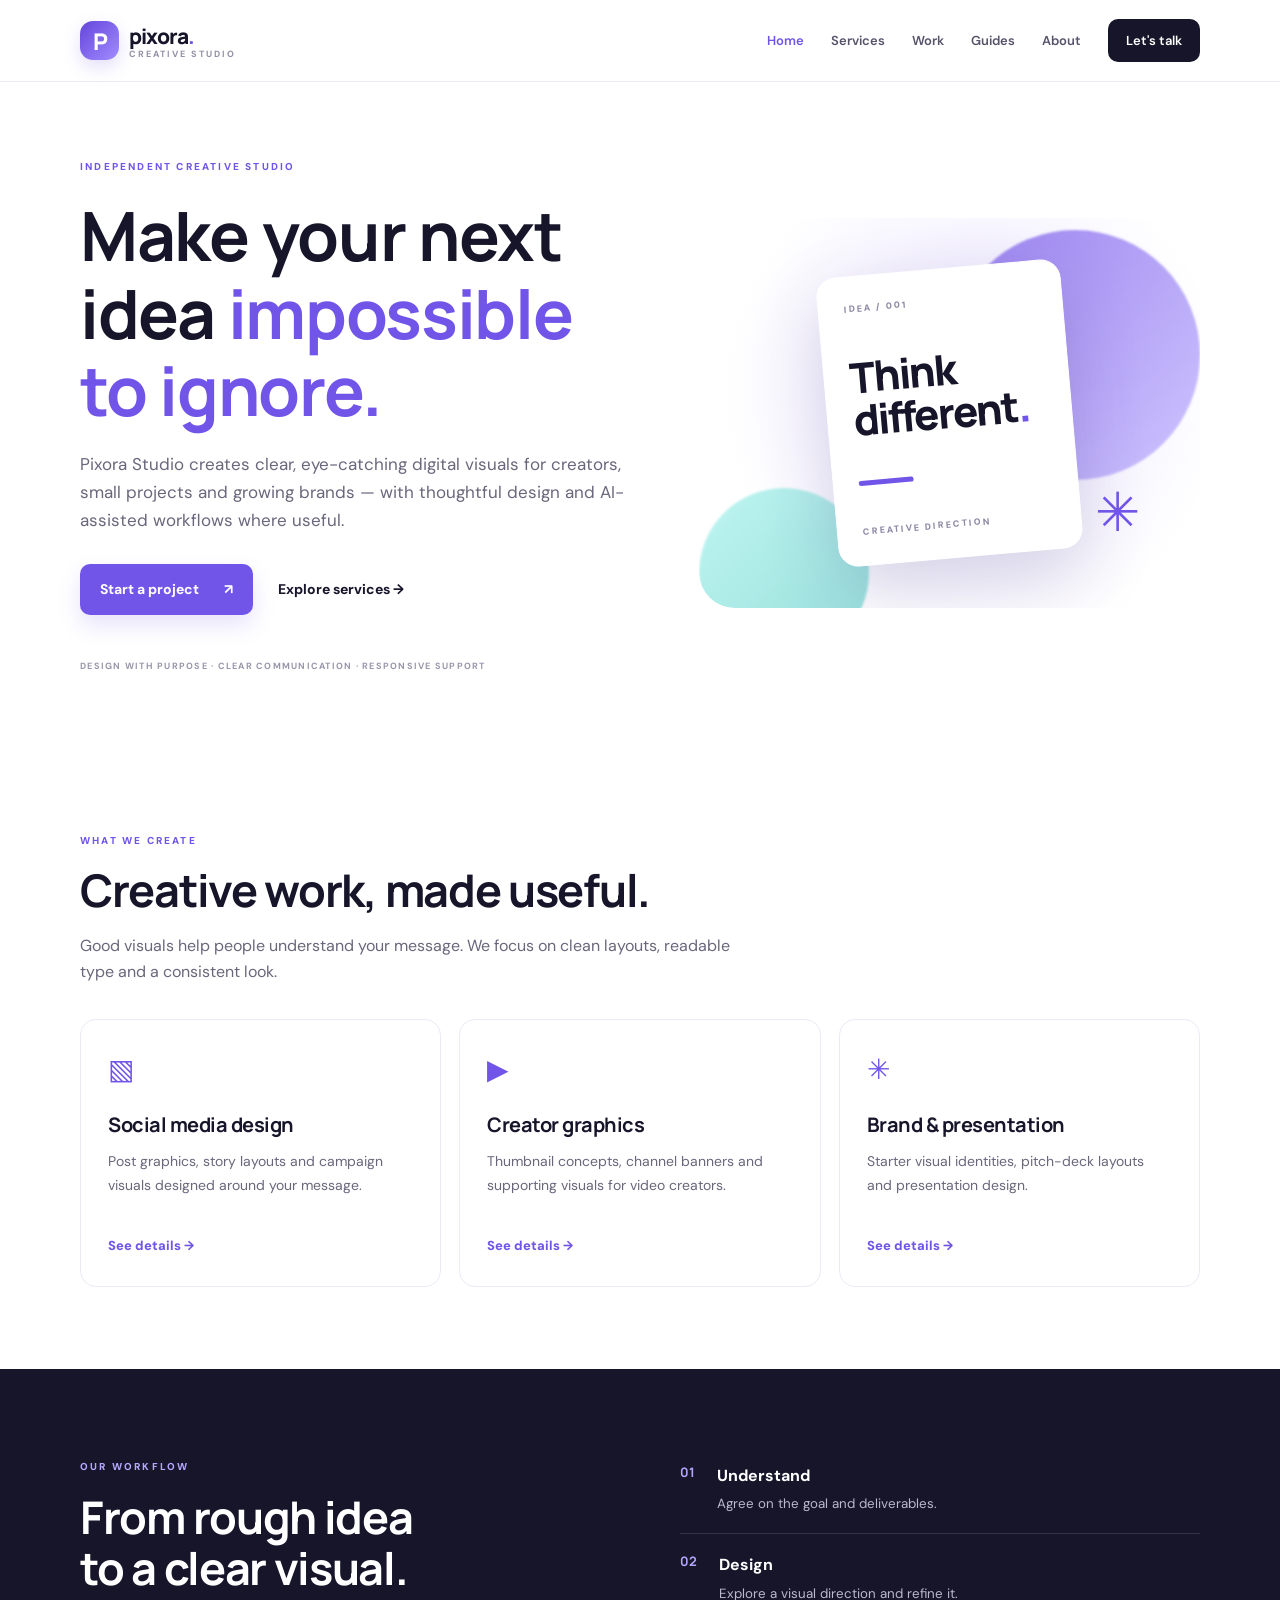
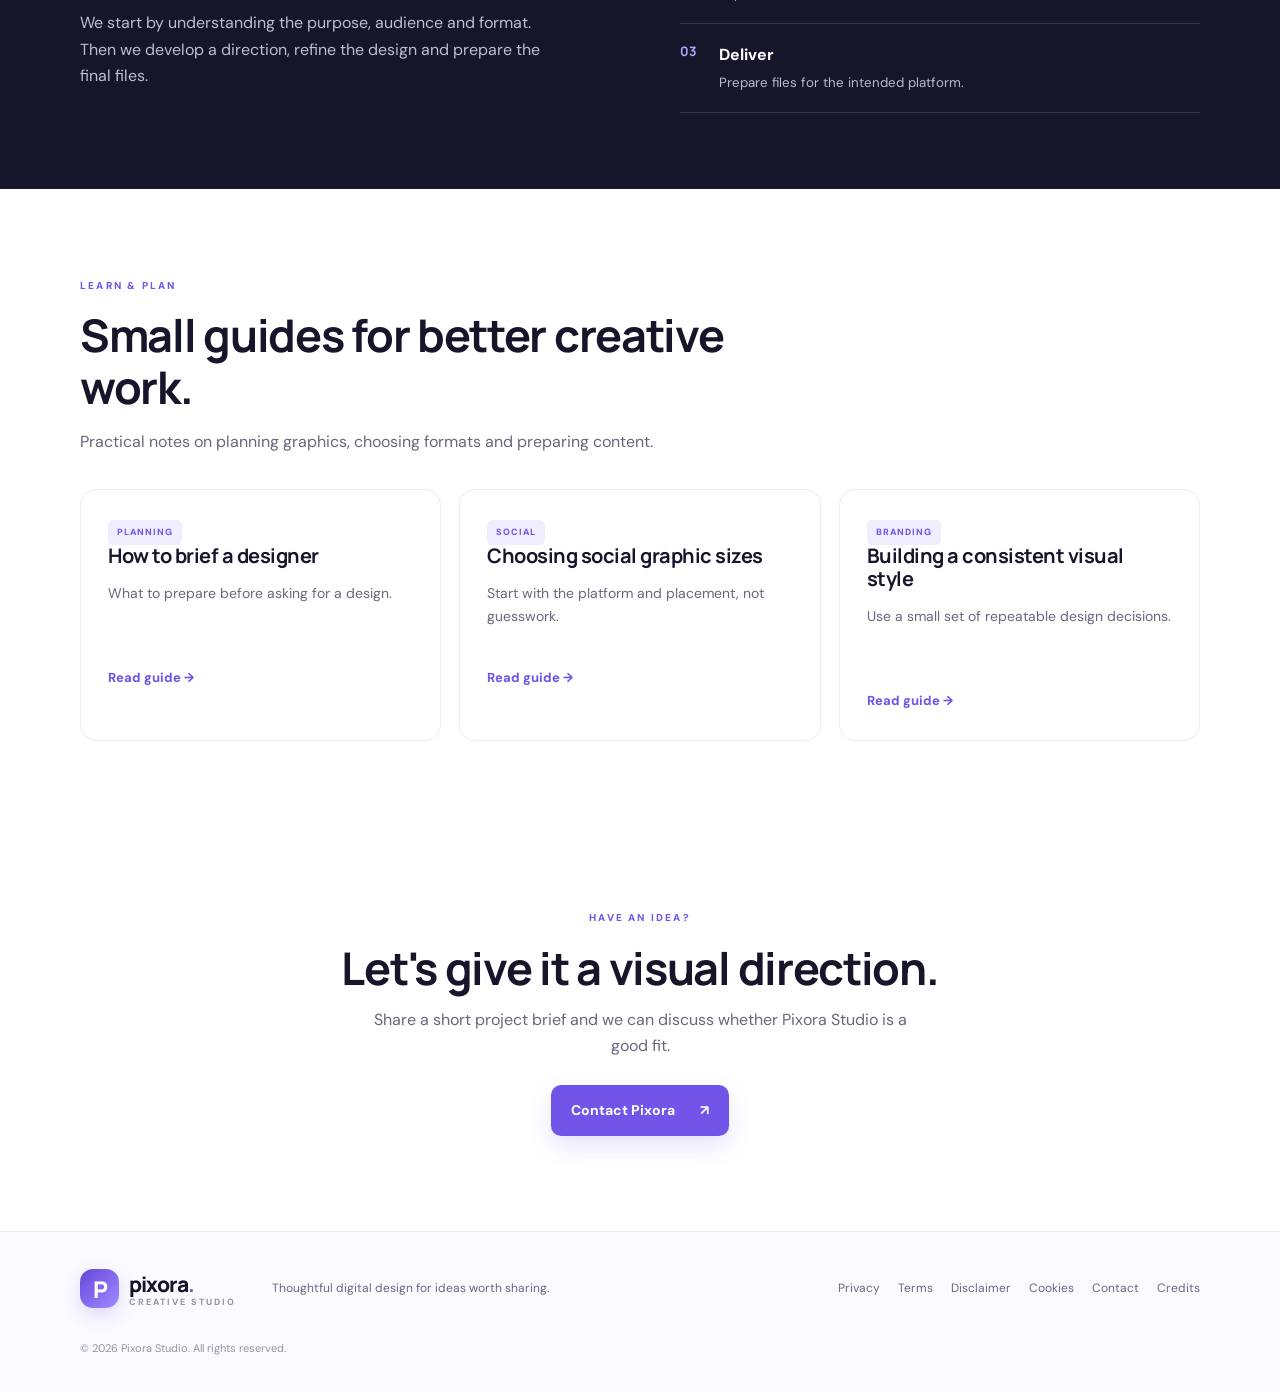
<file: index.html>
<!doctype html>
<html lang="en">
<head>
  <meta charset="utf-8">
  <meta name="viewport" content="width=device-width, initial-scale=1">
  <meta name="description" content="Pixora Studio creates thoughtful digital designs, social media graphics, thumbnails and presentation visuals.">
  <title>Pixora Studio — Imagine. Create. Inspire.</title>
  <link rel="stylesheet" href="style.css">
</head>
<body>

<a class="skip-link" href="#main-content">Skip to content</a>

<header class="header">
  <a class="brand" href="index.html">
    <span class="logo">P</span>
    <span>pixora<span class="brand-dot">.</span><small>CREATIVE STUDIO</small></span>
  </a>

  <button class="menu-btn" aria-label="Open menu" aria-expanded="false">☰</button>

  <nav class="nav">
    <a class="current" href="index.html">Home</a>
    <a href="services.html">Services</a>
    <a href="work.html">Work</a>
    <a href="guides.html">Guides</a>
    <a href="about.html">About</a>
    <a class="nav-button" href="contact.html">Let's talk</a>
  </nav>
</header>

<main id="main-content">

<section class="hero wrap">
  <div class="hero-text">
    <span class="kicker">INDEPENDENT CREATIVE STUDIO</span>
    <h1>Make your next idea <span>impossible to ignore.</span></h1>
    <p>Pixora Studio creates clear, eye-catching digital visuals for creators, small projects and growing brands — with thoughtful design and AI-assisted workflows where useful.</p>

    <div class="button-row">
      <a class="btn" href="contact.html">Start a project <span>↗</span></a>
      <a class="plain-link" href="services.html">Explore services →</a>
    </div>

    <div class="micro">DESIGN WITH PURPOSE · CLEAR COMMUNICATION · RESPONSIVE SUPPORT</div>
  </div>

  <div class="hero-art" aria-label="Abstract purple and blue creative shapes">
    <div class="orb orb-one"></div>
    <div class="orb orb-two"></div>
    <div class="art-card">
      <span class="art-label">IDEA / 001</span>
      <strong>Think<br>different<span>.</span></strong>
      <div class="art-line"></div>
      <small>CREATIVE DIRECTION</small>
    </div>
    <div class="spark">✳</div>
  </div>
</section>

<section class="section wrap">
  <div class="section-head">
    <span class="kicker">WHAT WE CREATE</span>
    <h2>Creative work, made useful.</h2>
    <p>Good visuals help people understand your message. We focus on clean layouts, readable type and a consistent look.</p>
  </div>

  <div class="grid three">
    <article class="tile">
      <div class="tile-icon">▧</div>
      <h3>Social media design</h3>
      <p>Post graphics, story layouts and campaign visuals designed around your message.</p>
      <a href="services.html#social">See details →</a>
    </article>

    <article class="tile">
      <div class="tile-icon">▶</div>
      <h3>Creator graphics</h3>
      <p>Thumbnail concepts, channel banners and supporting visuals for video creators.</p>
      <a href="services.html#creator">See details →</a>
    </article>

    <article class="tile">
      <div class="tile-icon">✳</div>
      <h3>Brand & presentation</h3>
      <p>Starter visual identities, pitch-deck layouts and presentation design.</p>
      <a href="services.html#brand">See details →</a>
    </article>
  </div>
</section>

<section class="feature">
  <div class="wrap feature-inner">
    <div>
      <span class="kicker light">OUR WORKFLOW</span>
      <h2>From rough idea<br>to a clear visual.</h2>
      <p>We start by understanding the purpose, audience and format. Then we develop a direction, refine the design and prepare the final files.</p>
    </div>

    <ol class="steps">
      <li>
        <b>01</b>
        <span><strong>Understand</strong><small>Agree on the goal and deliverables.</small></span>
      </li>
      <li>
        <b>02</b>
        <span><strong>Design</strong><small>Explore a visual direction and refine it.</small></span>
      </li>
      <li>
        <b>03</b>
        <span><strong>Deliver</strong><small>Prepare files for the intended platform.</small></span>
      </li>
    </ol>
  </div>
</section>

<section class="section wrap">
  <div class="section-head">
    <span class="kicker">LEARN & PLAN</span>
    <h2>Small guides for better creative work.</h2>
    <p>Practical notes on planning graphics, choosing formats and preparing content.</p>
  </div>

  <div class="grid three">
    <article class="tile">
      <span class="pill">PLANNING</span>
      <h3>How to brief a designer</h3>
      <p>What to prepare before asking for a design.</p>
      <a href="guide-design-brief.html">Read guide →</a>
    </article>

    <article class="tile">
      <span class="pill">SOCIAL</span>
      <h3>Choosing social graphic sizes</h3>
      <p>Start with the platform and placement, not guesswork.</p>
      <a href="guide-social-graphics.html">Read guide →</a>
    </article>

    <article class="tile">
      <span class="pill">BRANDING</span>
      <h3>Building a consistent visual style</h3>
      <p>Use a small set of repeatable design decisions.</p>
      <a href="guide-visual-consistency.html">Read guide →</a>
    </article>
  </div>
</section>

<section class="closing wrap">
  <span class="kicker">HAVE AN IDEA?</span>
  <h2>Let's give it a visual direction.</h2>
  <p>Share a short project brief and we can discuss whether Pixora Studio is a good fit.</p>
  <a class="btn" href="contact.html">Contact Pixora <span>↗</span></a>
</section>

</main>

<footer class="footer">
  <div class="wrap footer-inner">

    <a class="brand footer-brand" href="index.html">
      <span class="logo">P</span>
      <span>pixora<span class="brand-dot">.</span><small>CREATIVE STUDIO</small></span>
    </a>

    <p>Thoughtful digital design for ideas worth sharing.</p>

    <div class="footer-links">
      <a href="privacy.html">Privacy</a>
      <a href="terms.html">Terms</a>
      <a href="disclaimer.html">Disclaimer</a>
      <a href="cookie-policy.html">Cookies</a>
      <a href="contact.html">Contact</a>
      <a href="Credits.html">Credits</a>
    </div>

    <small class="copyright">
      © <span data-year></span> Pixora Studio. All rights reserved.
    </small>

  </div>
</footer>

<script src="main.js"></script>

</body>
</html>
</file>
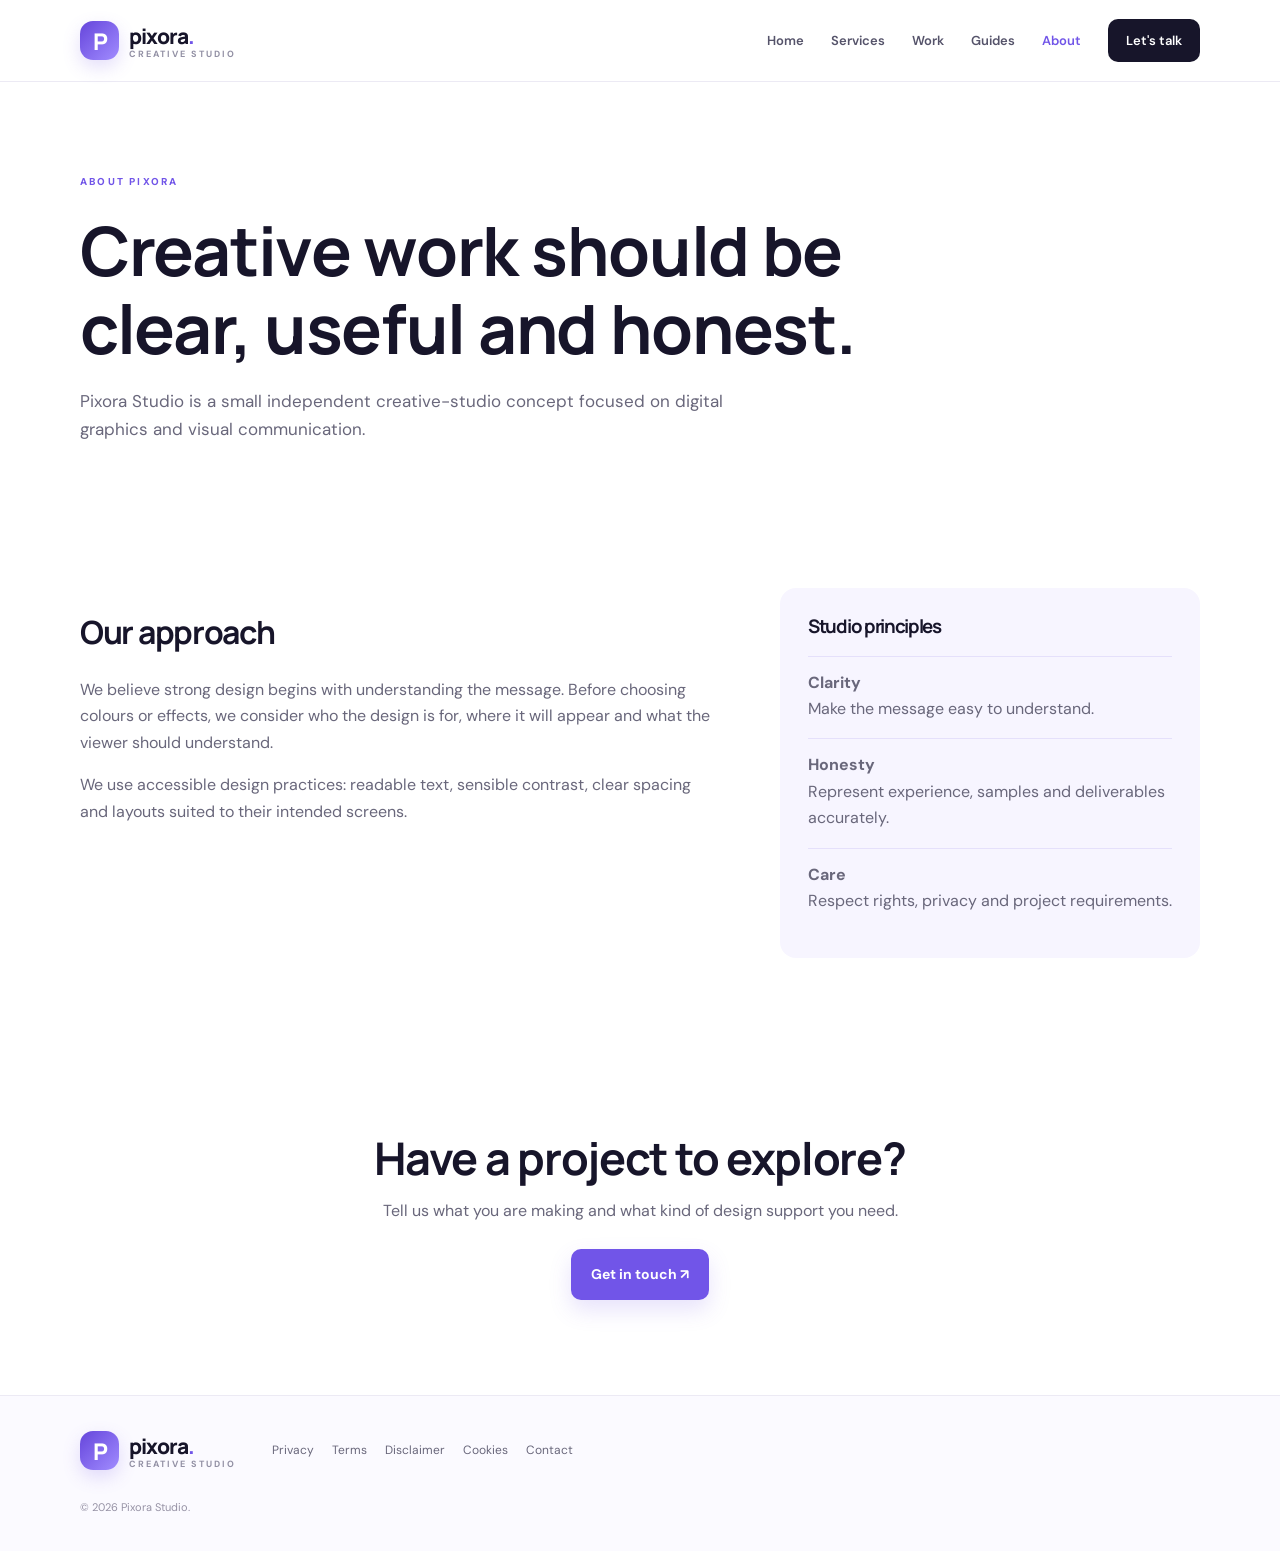
<file: about.html>
<!doctype html><html lang="en"><head><meta charset="utf-8"><meta name="viewport" content="width=device-width,initial-scale=1"><meta name="description" content="Learn about Pixora Studio's design approach and values."><title>About — Pixora Studio</title><link rel="stylesheet" href="style.css"></head><body><a class="skip-link" href="#main-content">Skip to content</a>
<header class="header"><a class="brand" href="index.html"><span class="logo">P</span><span>pixora<span class="brand-dot">.</span><small>CREATIVE STUDIO</small></span></a><button class="menu-btn" aria-label="Open menu" aria-expanded="false">☰</button><nav class="nav"><a href="index.html">Home</a><a href="services.html">Services</a><a href="work.html">Work</a><a href="guides.html">Guides</a><a class="current" href="about.html">About</a><a class="nav-button" href="contact.html">Let's talk</a></nav></header>
<main id="main-content"><section class="page-hero wrap"><span class="kicker">ABOUT PIXORA</span><h1>Creative work should be clear, useful and honest.</h1><p>Pixora Studio is a small independent creative-studio concept focused on digital graphics and visual communication.</p></section>
<section class="section wrap about-layout"><div><h2>Our approach</h2><p>We believe strong design begins with understanding the message. Before choosing colours or effects, we consider who the design is for, where it will appear and what the viewer should understand.</p><p>We use accessible design practices: readable text, sensible contrast, clear spacing and layouts suited to their intended screens.</p></div><aside class="values"><h3>Studio principles</h3><p><b>Clarity</b><br>Make the message easy to understand.</p><p><b>Honesty</b><br>Represent experience, samples and deliverables accurately.</p><p><b>Care</b><br>Respect rights, privacy and project requirements.</p></aside></section>
<section class="closing wrap"><h2>Have a project to explore?</h2><p>Tell us what you are making and what kind of design support you need.</p><a class="btn" href="contact.html">Get in touch ↗</a></section></main>
<footer class="footer"><div class="wrap footer-inner"><a class="brand footer-brand" href="index.html"><span class="logo">P</span><span>pixora<span class="brand-dot">.</span><small>CREATIVE STUDIO</small></span></a><div class="footer-links"><a href="privacy.html">Privacy</a><a href="terms.html">Terms</a><a href="disclaimer.html">Disclaimer</a><a href="cookie-policy.html">Cookies</a><a href="contact.html">Contact</a></div><small class="copyright">© <span data-year></span> Pixora Studio.</small></div></footer><script src="main.js"></script></body></html>
</file>
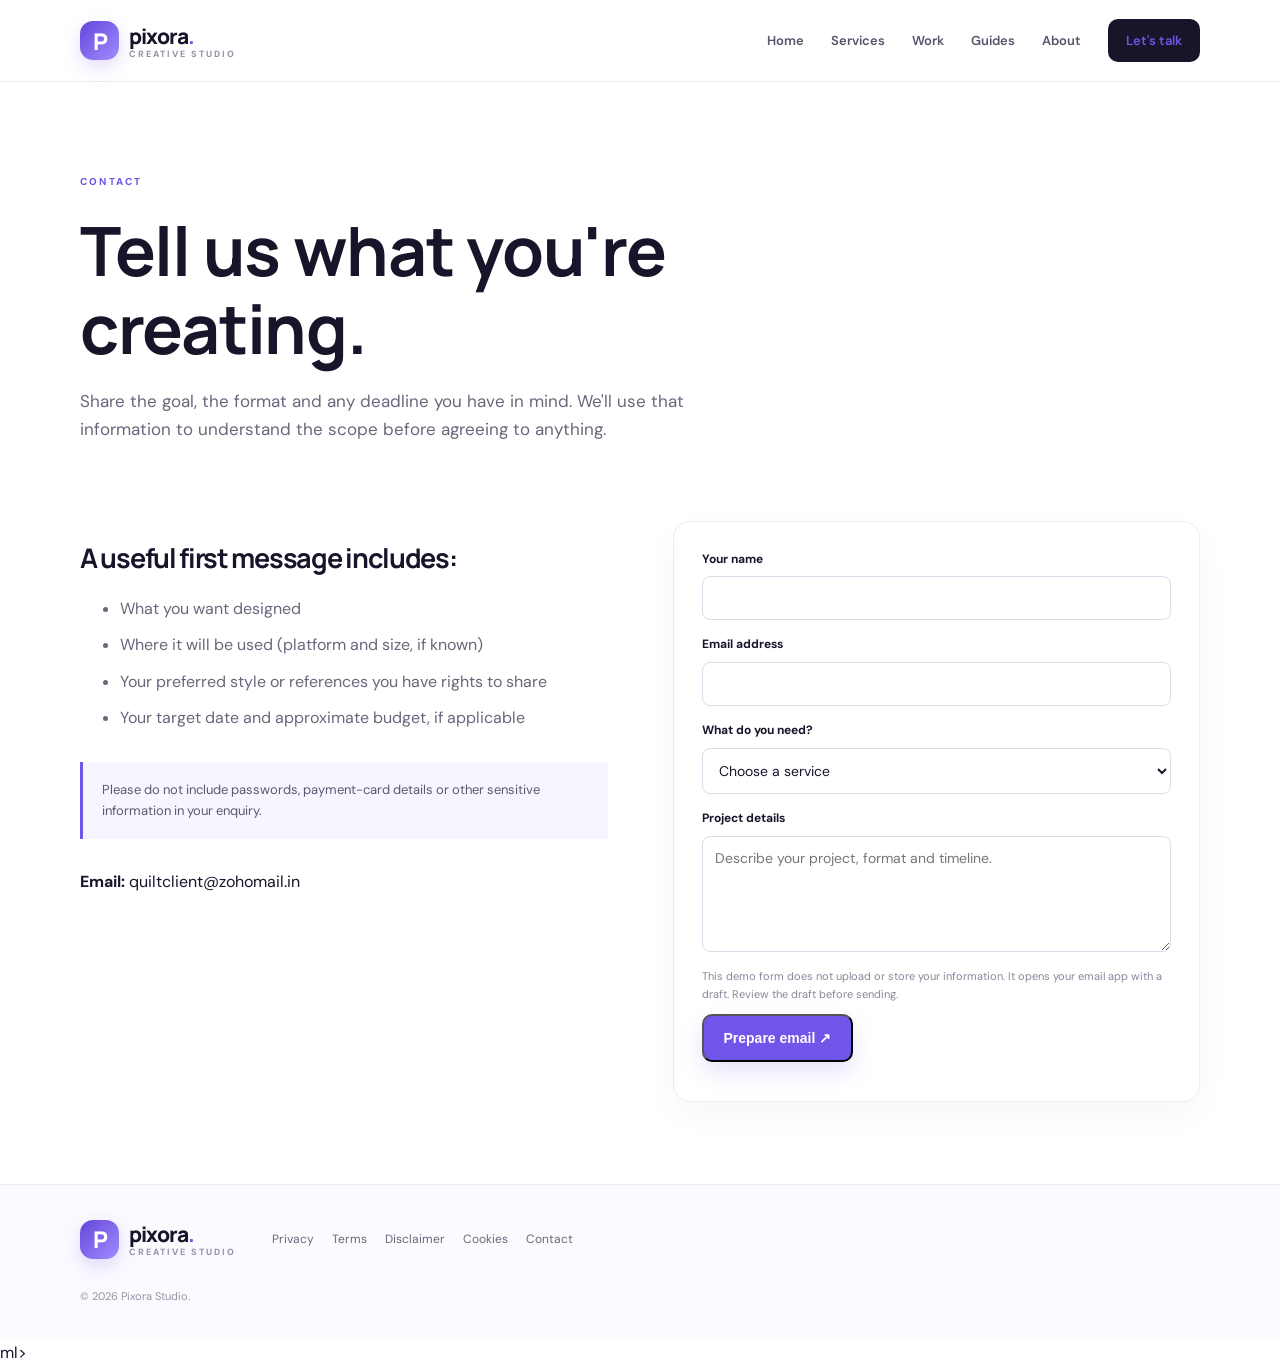
<file: contact.html>
<!doctype html><html lang="en"><head><meta charset="utf-8"><meta name="viewport" content="width=device-width,initial-scale=1"><meta name="description" content="Contact Pixora Studio to discuss a digital design project."><title>Contact — Pixora Studio</title><link rel="stylesheet" href="style.css"></head><body><a class="skip-link" href="#main-content">Skip to content</a>
<header class="header"><a class="brand" href="index.html"><span class="logo">P</span><span>pixora<span class="brand-dot">.</span><small>CREATIVE STUDIO</small></span></a><button class="menu-btn" aria-label="Open menu" aria-expanded="false">☰</button><nav class="nav"><a href="index.html">Home</a><a href="services.html">Services</a><a href="work.html">Work</a><a href="guides.html">Guides</a><a href="about.html">About</a><a class="nav-button current" href="contact.html">Let's talk</a></nav></header>
<main id="main-content"><section class="page-hero wrap"><span class="kicker">CONTACT</span><h1>Tell us what you're creating.</h1><p>Share the goal, the format and any deadline you have in mind. We'll use that information to understand the scope before agreeing to anything.</p></section>
<section class="section wrap contact-layout"><div class="contact-info"><h2>A useful first message includes:</h2><ul><li>What you want designed</li><li>Where it will be used (platform and size, if known)</li><li>Your preferred style or references you have rights to share</li><li>Your target date and approximate budget, if applicable</li></ul><div class="notice">Please do not include passwords, payment-card details or other sensitive information in your enquiry.</div><p><b>Email:</b> <a href="mailto:quiltclient@zohomail.in">quiltclient@zohomail.in</a></p></div>
<form class="contact-form" id="contactForm"><label>Your name<input name="name" required maxlength="80" autocomplete="name"></label><label>Email address<input type="email" name="email" required maxlength="120" autocomplete="email"></label><label>What do you need?<select name="service" required><option value="">Choose a service</option><option>Social media graphics</option><option>Thumbnail or creator graphics</option><option>Brand or presentation design</option><option>Something else</option></select></label><label>Project details<textarea name="details" rows="5" required maxlength="1500" placeholder="Describe your project, format and timeline."></textarea></label><p class="form-note">This demo form does not upload or store your information. It opens your email app with a draft. Review the draft before sending.</p><button class="btn" type="submit">Prepare email ↗</button><p id="formStatus" class="form-status" role="status"></p></form></section></main>
<footer class="footer"><div class="wrap footer-inner"><a class="brand footer-brand" href="index.html"><span class="logo">P</span><span>pixora<span class="brand-dot">.</span><small>CREATIVE STUDIO</small></span></a><div class="footer-links"><a href="privacy.html">Privacy</a><a href="terms.html">Terms</a><a href="disclaimer.html">Disclaimer</a><a href="cookie-policy.html">Cookies</a><a href="contact.html">Contact</a></div><small class="copyright">© <span data-year></span> Pixora Studio.</small></div></footer><script src="main.js"></script></body></html>ml>
</file>
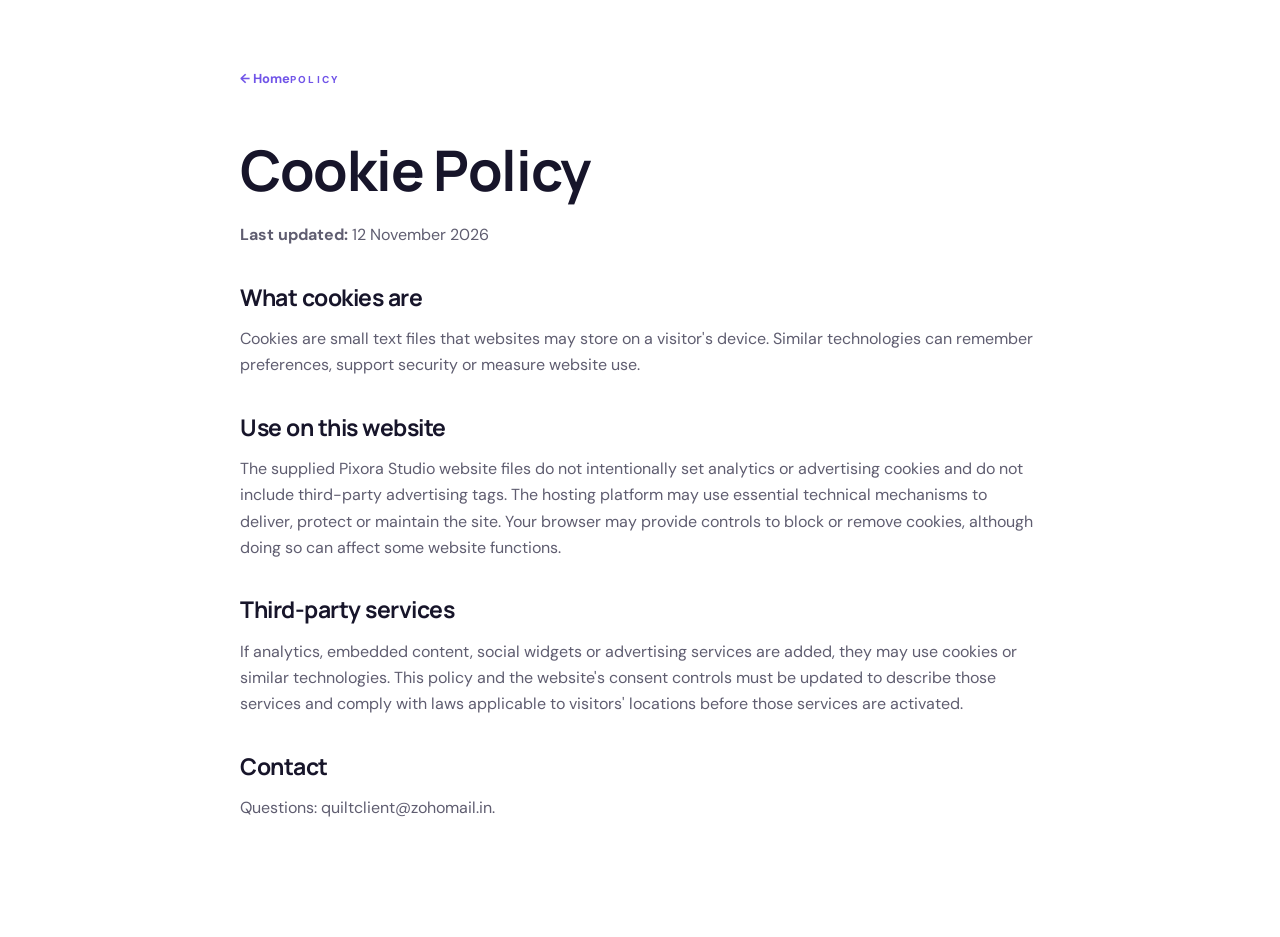
<file: cookie-policy.html>
<!doctype html>
<html lang="en"><head><meta charset="utf-8"><meta name="viewport" content="width=device-width,initial-scale=1"><meta name="description" content="Information about cookies and similar technologies on Pixora Studio."><title>Cookie Policy — Pixora Studio</title><link rel="stylesheet" href="style.css"></head><body><a class="skip-link" href="#main-content">Skip to content</a><main id="main-content" class="legal wrap"><a class="back-link" href="index.html">← Home</a><span class="kicker">POLICY</span><h1>Cookie Policy</h1><p><b>Last updated:</b> 12 November 2026</p>
<h2>What cookies are</h2><p>Cookies are small text files that websites may store on a visitor's device. Similar technologies can remember preferences, support security or measure website use.</p>
<h2>Use on this website</h2><p>The supplied Pixora Studio website files do not intentionally set analytics or advertising cookies and do not include third-party advertising tags. The hosting platform may use essential technical mechanisms to deliver, protect or maintain the site. Your browser may provide controls to block or remove cookies, although doing so can affect some website functions.</p>
<h2>Third-party services</h2><p>If analytics, embedded content, social widgets or advertising services are added, they may use cookies or similar technologies. This policy and the website's consent controls must be updated to describe those services and comply with laws applicable to visitors' locations before those services are activated.</p>
<h2>Contact</h2><p>Questions: <a href="mailto:quiltclient@zohomail.in">quiltclient@zohomail.in</a>.</p></main><script src="main.js"></script></body></html>
</file>
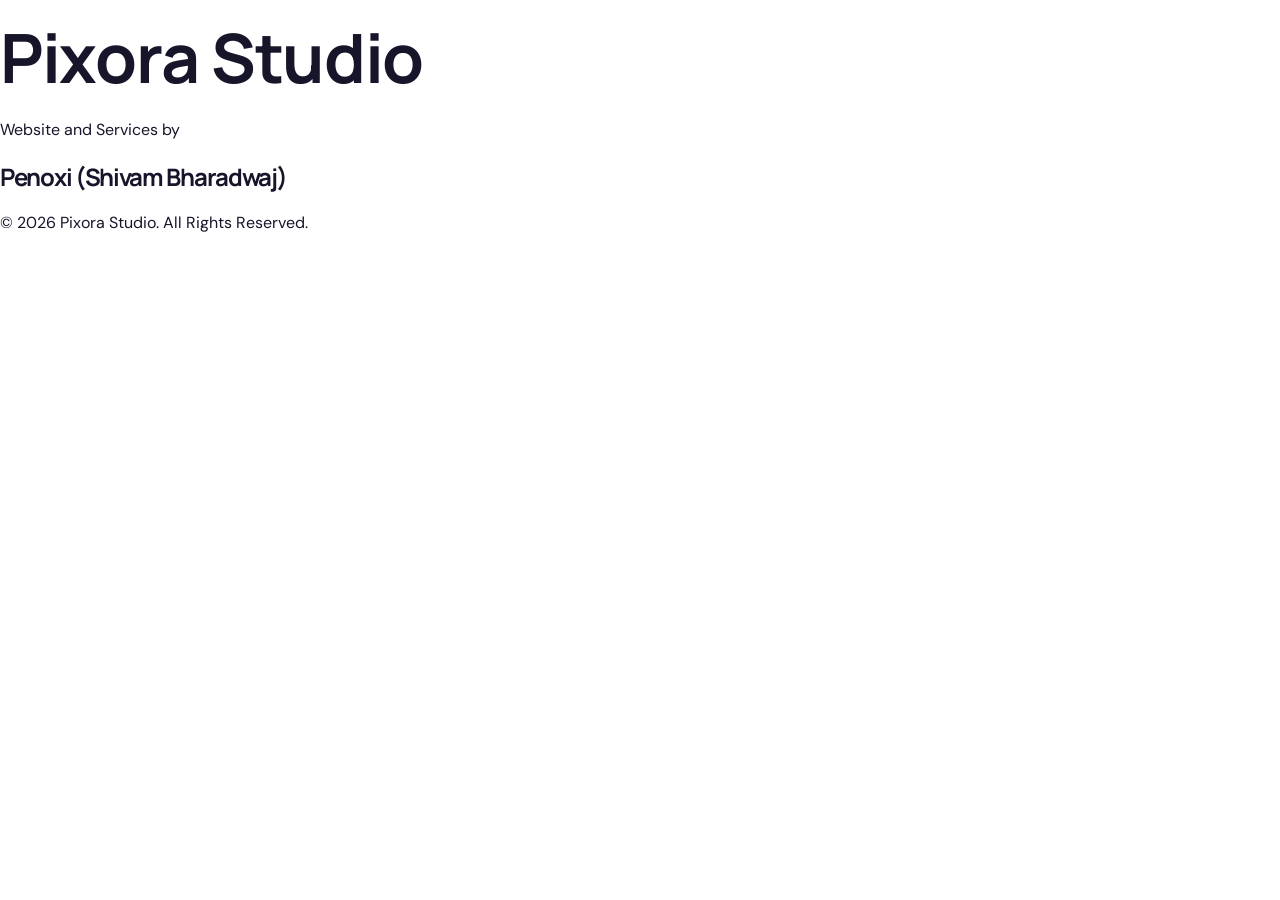
<file: Credits.html>
<!DOCTYPE html>
<html lang="en">
<head>
    <meta charset="UTF-8">
    <meta name="viewport" content="width=device-width, initial-scale=1.0">
    <title>Credits | Pixora Studio</title>
    <link rel="stylesheet" href="style.css">
</head>
<body>

    <h1>Pixora Studio</h1>

    <p>Website and Services by</p>
    <h2>Penoxi (Shivam Bharadwaj)</h2>

    <p>© 2026 Pixora Studio. All Rights Reserved.</p>

</body>
</html>
</file>
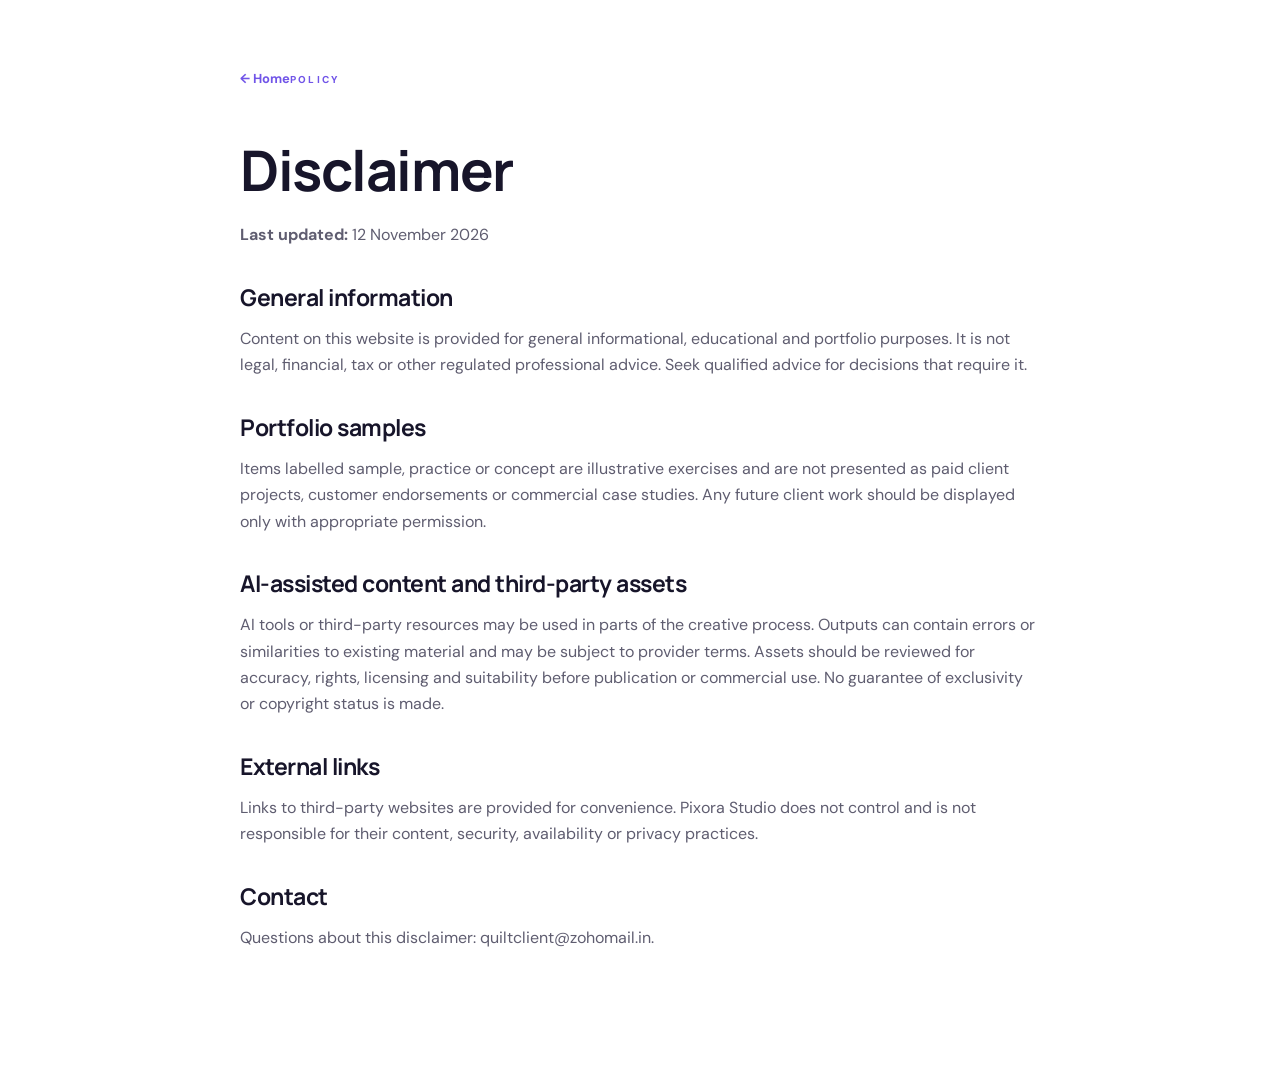
<file: disclaimer.html>
<!doctype html>
<html lang="en"><head><meta charset="utf-8"><meta name="viewport" content="width=device-width,initial-scale=1"><meta name="description" content="Important information about Pixora Studio website content, samples and external links."><title>Disclaimer — Pixora Studio</title><link rel="stylesheet" href="style.css"></head><body><a class="skip-link" href="#main-content">Skip to content</a><main id="main-content" class="legal wrap"><a class="back-link" href="index.html">← Home</a><span class="kicker">POLICY</span><h1>Disclaimer</h1><p><b>Last updated:</b> 12 November 2026</p>
<h2>General information</h2><p>Content on this website is provided for general informational, educational and portfolio purposes. It is not legal, financial, tax or other regulated professional advice. Seek qualified advice for decisions that require it.</p>
<h2>Portfolio samples</h2><p>Items labelled sample, practice or concept are illustrative exercises and are not presented as paid client projects, customer endorsements or commercial case studies. Any future client work should be displayed only with appropriate permission.</p>
<h2>AI-assisted content and third-party assets</h2><p>AI tools or third-party resources may be used in parts of the creative process. Outputs can contain errors or similarities to existing material and may be subject to provider terms. Assets should be reviewed for accuracy, rights, licensing and suitability before publication or commercial use. No guarantee of exclusivity or copyright status is made.</p>
<h2>External links</h2><p>Links to third-party websites are provided for convenience. Pixora Studio does not control and is not responsible for their content, security, availability or privacy practices.</p>
<h2>Contact</h2><p>Questions about this disclaimer: <a href="mailto:quiltclient@zohomail.in">quiltclient@zohomail.in</a>.</p></main><script src="main.js"></script></body></html>
</file>
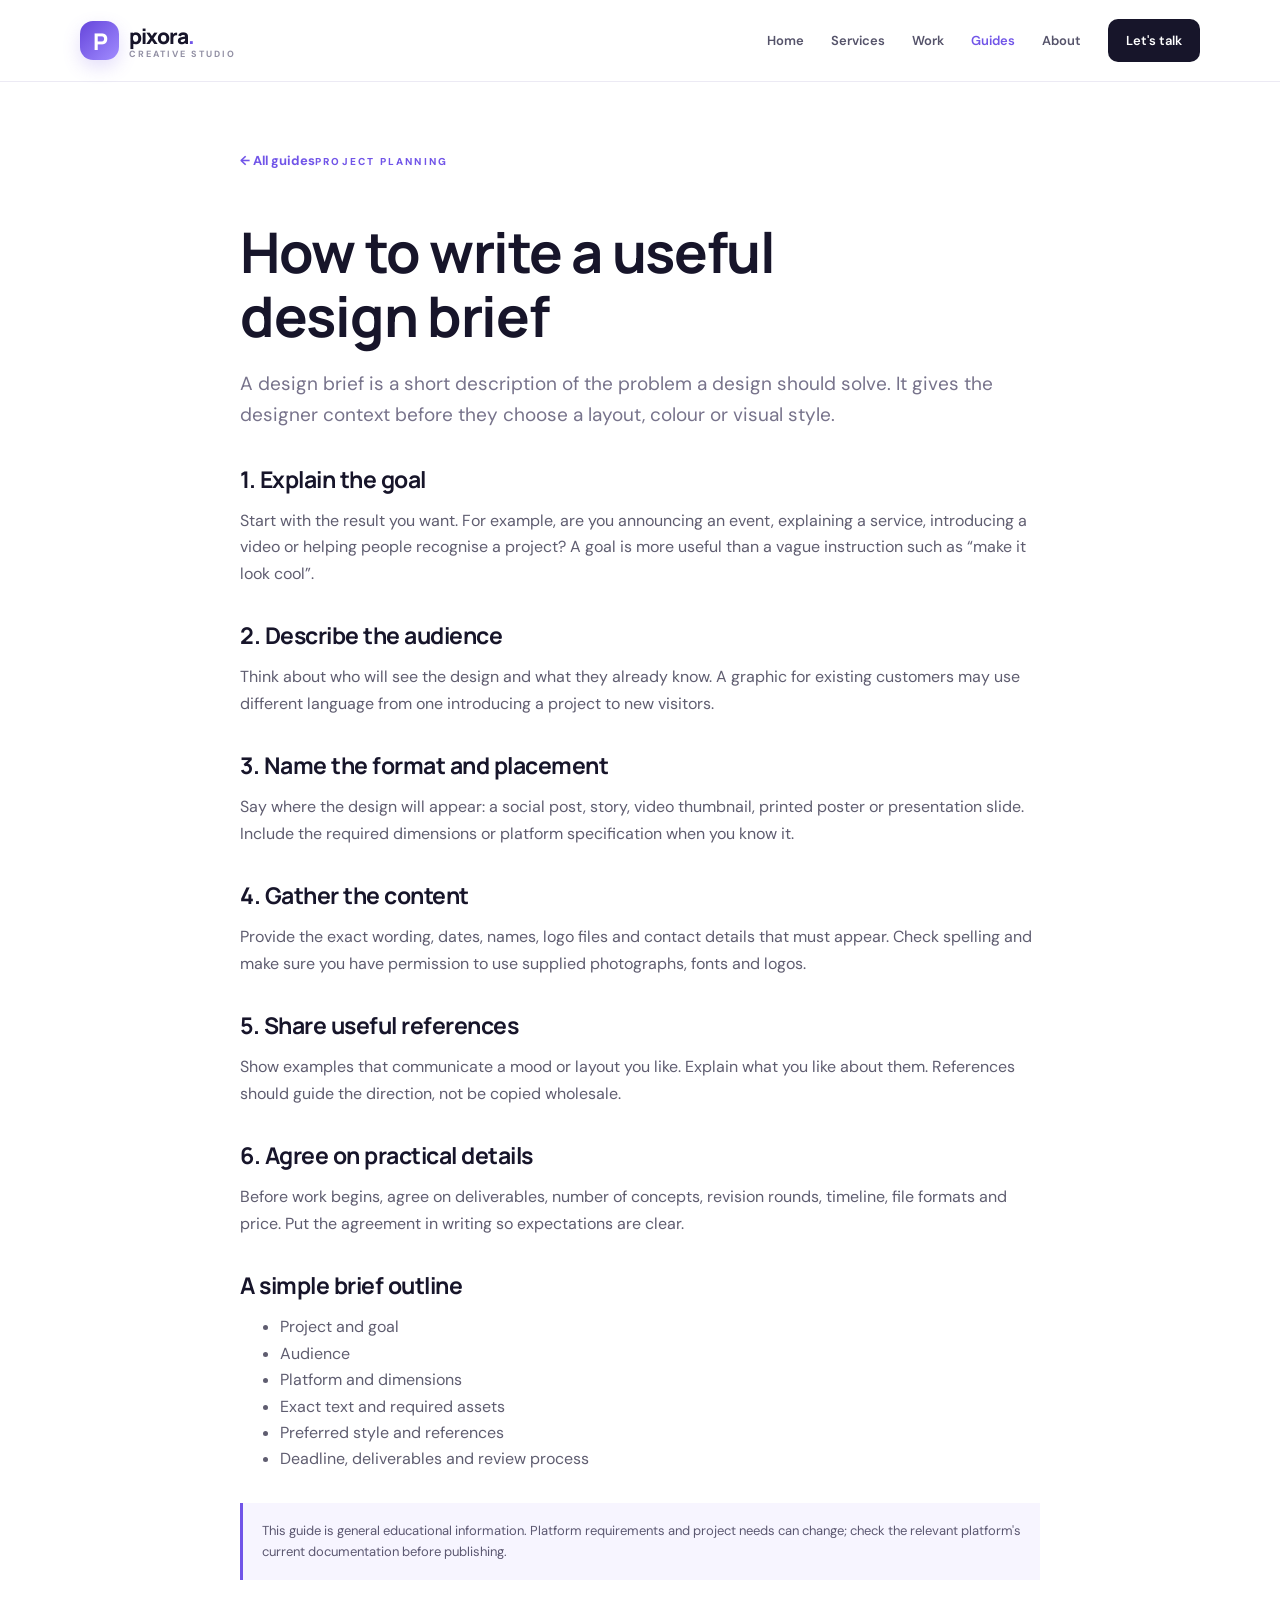
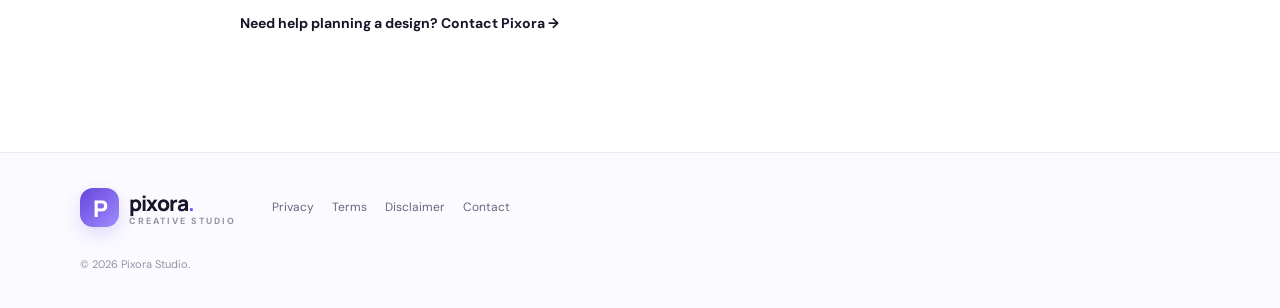
<file: guide-design-brief.html>
<!doctype html><html lang="en"><head><meta charset="utf-8"><meta name="viewport" content="width=device-width,initial-scale=1"><meta name="description" content="Learn how to prepare a clear design brief for a graphic design project."><title>How to write a useful design brief — Pixora Studio</title><link rel="stylesheet" href="../style.css"></head><body><a class="skip-link" href="#main-content">Skip to content</a>
<header class="header"><a class="brand" href="../index.html"><span class="logo">P</span><span>pixora<span class="brand-dot">.</span><small>CREATIVE STUDIO</small></span></a><button class="menu-btn" aria-label="Open menu" aria-expanded="false">☰</button><nav class="nav"><a href="../index.html">Home</a><a href="../services.html">Services</a><a href="../work.html">Work</a><a class="current" href="index.html">Guides</a><a href="../about.html">About</a><a class="nav-button" href="../contact.html">Let's talk</a></nav></header>
<main id="main-content"><article class="article wrap"><a class="back-link" href="index.html">← All guides</a><span class="kicker">PROJECT PLANNING</span><h1>How to write a useful design brief</h1><p class="article-intro">A design brief is a short description of the problem a design should solve. It gives the designer context before they choose a layout, colour or visual style.</p><h2>1. Explain the goal</h2><p>Start with the result you want. For example, are you announcing an event, explaining a service, introducing a video or helping people recognise a project? A goal is more useful than a vague instruction such as “make it look cool”.</p><h2>2. Describe the audience</h2><p>Think about who will see the design and what they already know. A graphic for existing customers may use different language from one introducing a project to new visitors.</p><h2>3. Name the format and placement</h2><p>Say where the design will appear: a social post, story, video thumbnail, printed poster or presentation slide. Include the required dimensions or platform specification when you know it.</p><h2>4. Gather the content</h2><p>Provide the exact wording, dates, names, logo files and contact details that must appear. Check spelling and make sure you have permission to use supplied photographs, fonts and logos.</p><h2>5. Share useful references</h2><p>Show examples that communicate a mood or layout you like. Explain what you like about them. References should guide the direction, not be copied wholesale.</p><h2>6. Agree on practical details</h2><p>Before work begins, agree on deliverables, number of concepts, revision rounds, timeline, file formats and price. Put the agreement in writing so expectations are clear.</p><h2>A simple brief outline</h2><ul><li>Project and goal</li><li>Audience</li><li>Platform and dimensions</li><li>Exact text and required assets</li><li>Preferred style and references</li><li>Deadline, deliverables and review process</li></ul><div class="notice">This guide is general educational information. Platform requirements and project needs can change; check the relevant platform's current documentation before publishing.</div><p><a class="plain-link" href="../contact.html">Need help planning a design? Contact Pixora →</a></p></article></main>
<footer class="footer"><div class="wrap footer-inner"><a class="brand footer-brand" href="../index.html"><span class="logo">P</span><span>pixora<span class="brand-dot">.</span><small>CREATIVE STUDIO</small></span></a><div class="footer-links"><a href="../privacy.html">Privacy</a><a href="../terms.html">Terms</a><a href="../disclaimer.html">Disclaimer</a><a href="../contact.html">Contact</a></div><small class="copyright">© <span data-year></span> Pixora Studio.</small></div></footer><script src="../main.js"></script></body></html>
</file>
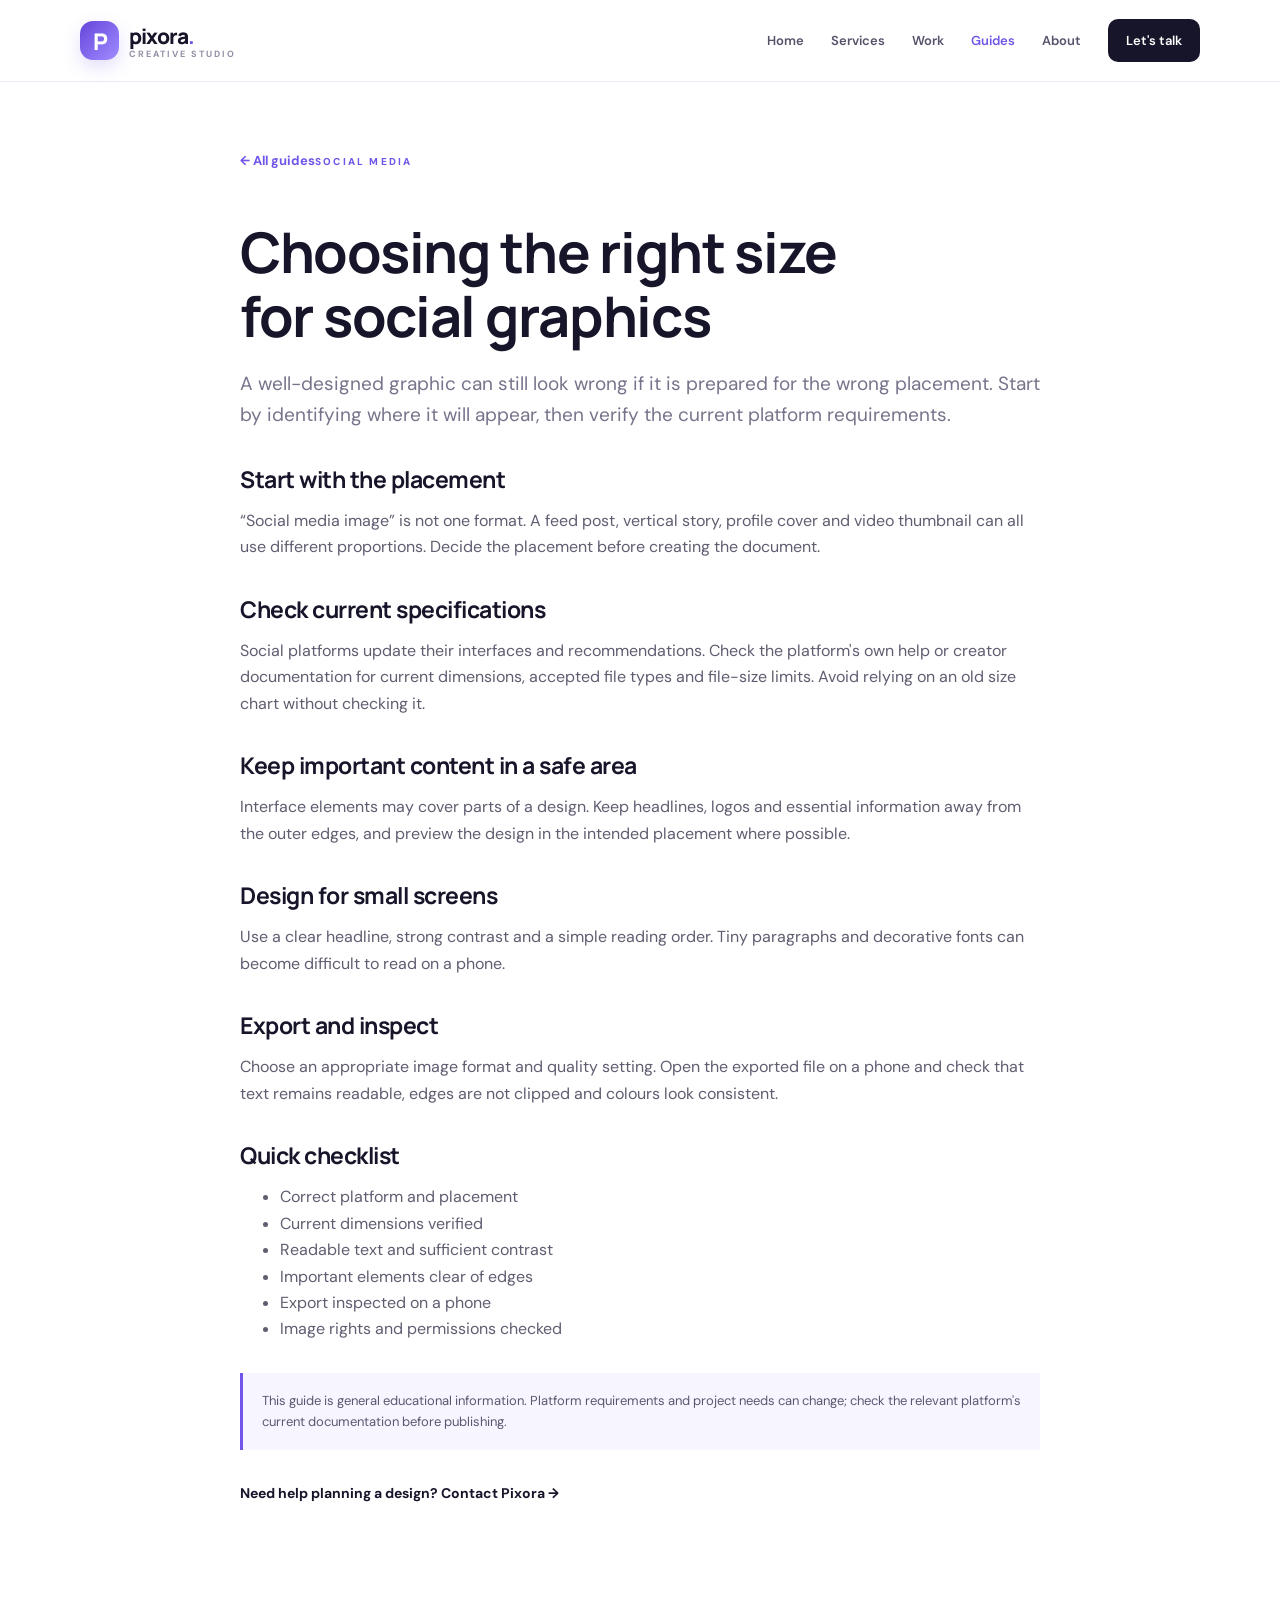
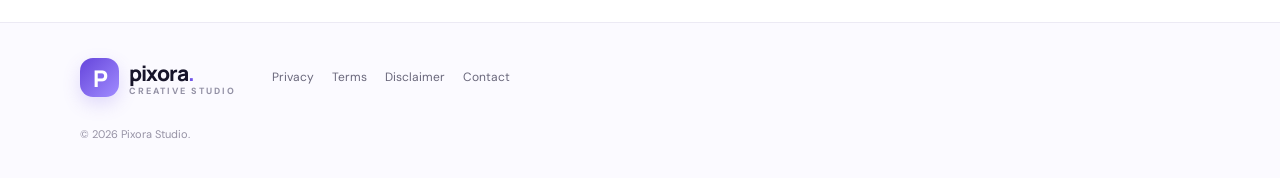
<file: guide-social-graphics.html>
<!doctype html><html lang="en"><head><meta charset="utf-8"><meta name="viewport" content="width=device-width,initial-scale=1"><meta name="description" content="A practical checklist for choosing dimensions and preparing social media graphics."><title>Choosing the right size for social graphics — Pixora Studio</title><link rel="stylesheet" href="../style.css"></head><body><a class="skip-link" href="#main-content">Skip to content</a>
<header class="header"><a class="brand" href="../index.html"><span class="logo">P</span><span>pixora<span class="brand-dot">.</span><small>CREATIVE STUDIO</small></span></a><button class="menu-btn" aria-label="Open menu" aria-expanded="false">☰</button><nav class="nav"><a href="../index.html">Home</a><a href="../services.html">Services</a><a href="../work.html">Work</a><a class="current" href="index.html">Guides</a><a href="../about.html">About</a><a class="nav-button" href="../contact.html">Let's talk</a></nav></header>
<main id="main-content"><article class="article wrap"><a class="back-link" href="index.html">← All guides</a><span class="kicker">SOCIAL MEDIA</span><h1>Choosing the right size for social graphics</h1><p class="article-intro">A well-designed graphic can still look wrong if it is prepared for the wrong placement. Start by identifying where it will appear, then verify the current platform requirements.</p><h2>Start with the placement</h2><p>“Social media image” is not one format. A feed post, vertical story, profile cover and video thumbnail can all use different proportions. Decide the placement before creating the document.</p><h2>Check current specifications</h2><p>Social platforms update their interfaces and recommendations. Check the platform's own help or creator documentation for current dimensions, accepted file types and file-size limits. Avoid relying on an old size chart without checking it.</p><h2>Keep important content in a safe area</h2><p>Interface elements may cover parts of a design. Keep headlines, logos and essential information away from the outer edges, and preview the design in the intended placement where possible.</p><h2>Design for small screens</h2><p>Use a clear headline, strong contrast and a simple reading order. Tiny paragraphs and decorative fonts can become difficult to read on a phone.</p><h2>Export and inspect</h2><p>Choose an appropriate image format and quality setting. Open the exported file on a phone and check that text remains readable, edges are not clipped and colours look consistent.</p><h2>Quick checklist</h2><ul><li>Correct platform and placement</li><li>Current dimensions verified</li><li>Readable text and sufficient contrast</li><li>Important elements clear of edges</li><li>Export inspected on a phone</li><li>Image rights and permissions checked</li></ul><div class="notice">This guide is general educational information. Platform requirements and project needs can change; check the relevant platform's current documentation before publishing.</div><p><a class="plain-link" href="../contact.html">Need help planning a design? Contact Pixora →</a></p></article></main>
<footer class="footer"><div class="wrap footer-inner"><a class="brand footer-brand" href="../index.html"><span class="logo">P</span><span>pixora<span class="brand-dot">.</span><small>CREATIVE STUDIO</small></span></a><div class="footer-links"><a href="../privacy.html">Privacy</a><a href="../terms.html">Terms</a><a href="../disclaimer.html">Disclaimer</a><a href="../contact.html">Contact</a></div><small class="copyright">© <span data-year></span> Pixora Studio.</small></div></footer><script src="../main.js"></script></body></html>
</file>
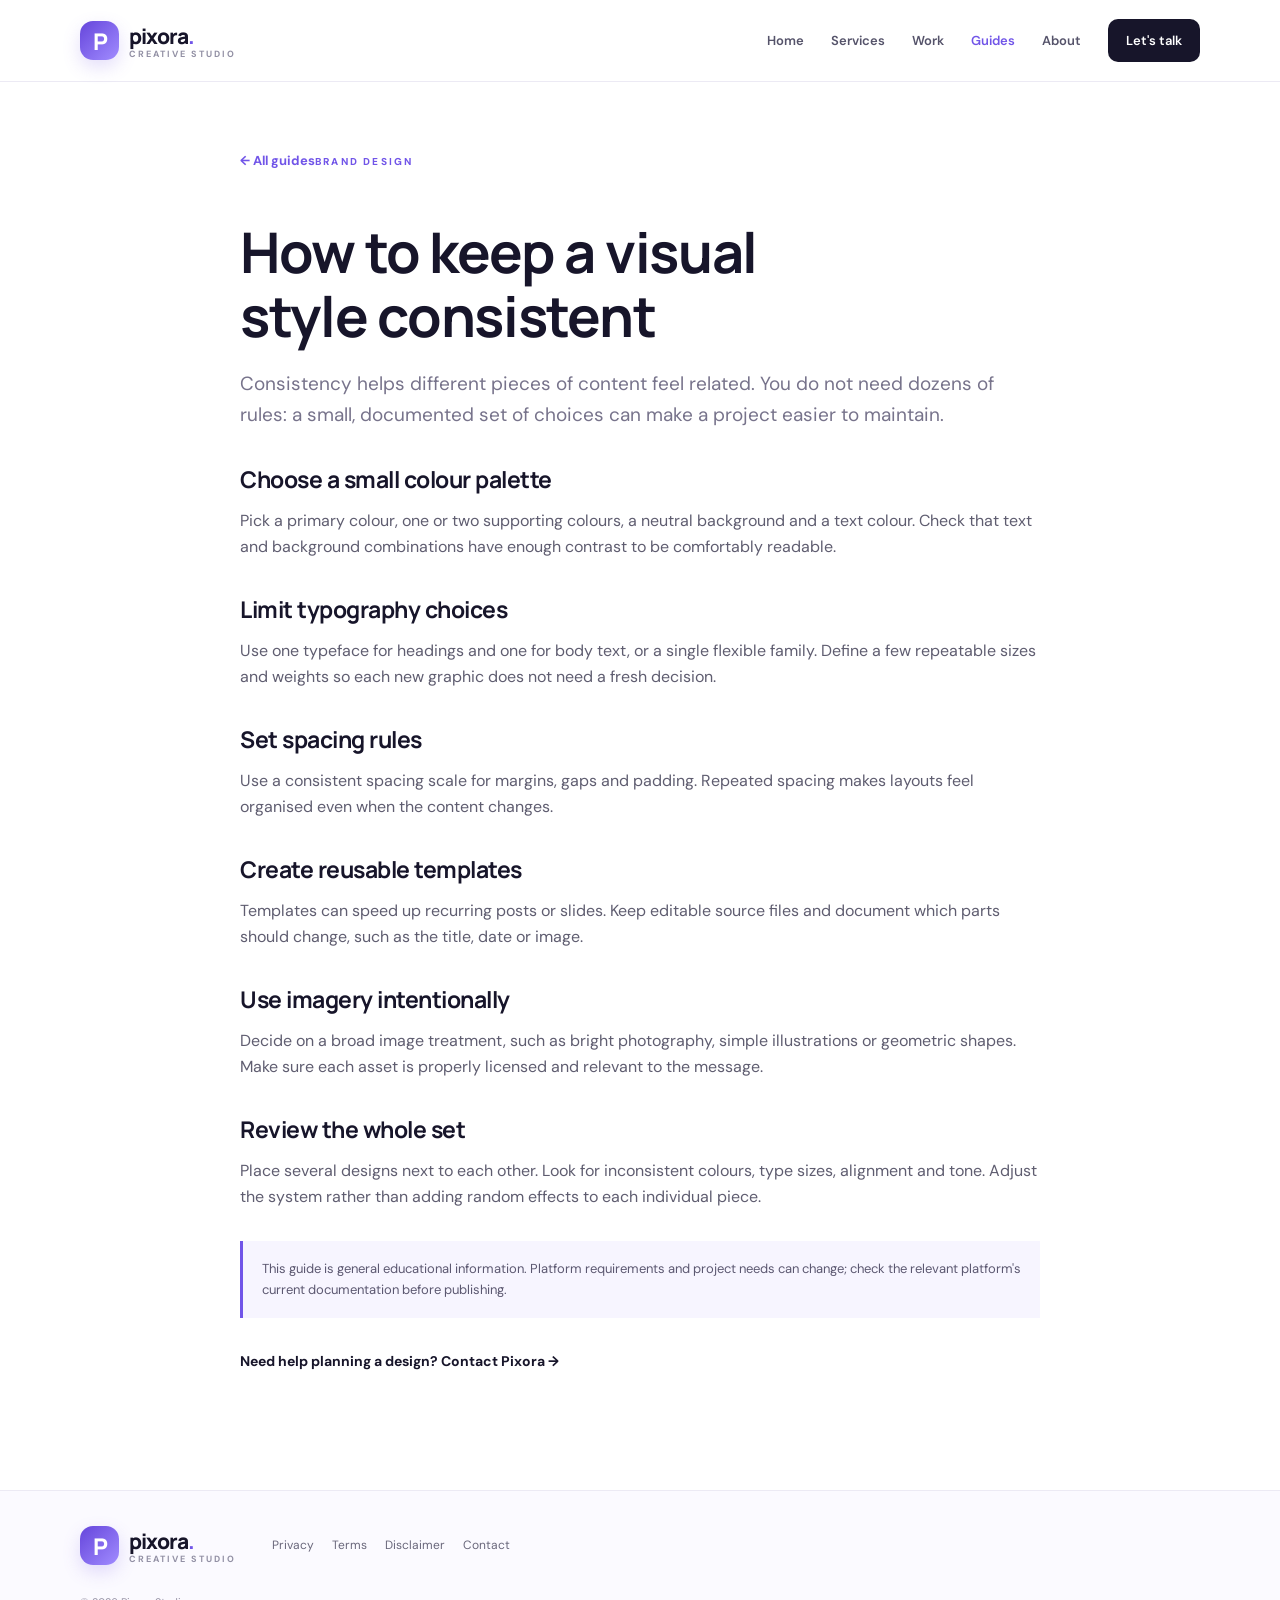
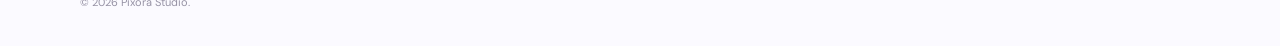
<file: guide-visual-consistency.html>
<!doctype html><html lang="en"><head><meta charset="utf-8"><meta name="viewport" content="width=device-width,initial-scale=1"><meta name="description" content="Learn a simple method for creating a consistent visual style across digital content."><title>How to keep a visual style consistent — Pixora Studio</title><link rel="stylesheet" href="../style.css"></head><body><a class="skip-link" href="#main-content">Skip to content</a>
<header class="header"><a class="brand" href="../index.html"><span class="logo">P</span><span>pixora<span class="brand-dot">.</span><small>CREATIVE STUDIO</small></span></a><button class="menu-btn" aria-label="Open menu" aria-expanded="false">☰</button><nav class="nav"><a href="../index.html">Home</a><a href="../services.html">Services</a><a href="../work.html">Work</a><a class="current" href="index.html">Guides</a><a href="../about.html">About</a><a class="nav-button" href="../contact.html">Let's talk</a></nav></header>
<main id="main-content"><article class="article wrap"><a class="back-link" href="index.html">← All guides</a><span class="kicker">BRAND DESIGN</span><h1>How to keep a visual style consistent</h1><p class="article-intro">Consistency helps different pieces of content feel related. You do not need dozens of rules: a small, documented set of choices can make a project easier to maintain.</p><h2>Choose a small colour palette</h2><p>Pick a primary colour, one or two supporting colours, a neutral background and a text colour. Check that text and background combinations have enough contrast to be comfortably readable.</p><h2>Limit typography choices</h2><p>Use one typeface for headings and one for body text, or a single flexible family. Define a few repeatable sizes and weights so each new graphic does not need a fresh decision.</p><h2>Set spacing rules</h2><p>Use a consistent spacing scale for margins, gaps and padding. Repeated spacing makes layouts feel organised even when the content changes.</p><h2>Create reusable templates</h2><p>Templates can speed up recurring posts or slides. Keep editable source files and document which parts should change, such as the title, date or image.</p><h2>Use imagery intentionally</h2><p>Decide on a broad image treatment, such as bright photography, simple illustrations or geometric shapes. Make sure each asset is properly licensed and relevant to the message.</p><h2>Review the whole set</h2><p>Place several designs next to each other. Look for inconsistent colours, type sizes, alignment and tone. Adjust the system rather than adding random effects to each individual piece.</p><div class="notice">This guide is general educational information. Platform requirements and project needs can change; check the relevant platform's current documentation before publishing.</div><p><a class="plain-link" href="../contact.html">Need help planning a design? Contact Pixora →</a></p></article></main>
<footer class="footer"><div class="wrap footer-inner"><a class="brand footer-brand" href="../index.html"><span class="logo">P</span><span>pixora<span class="brand-dot">.</span><small>CREATIVE STUDIO</small></span></a><div class="footer-links"><a href="../privacy.html">Privacy</a><a href="../terms.html">Terms</a><a href="../disclaimer.html">Disclaimer</a><a href="../contact.html">Contact</a></div><small class="copyright">© <span data-year></span> Pixora Studio.</small></div></footer><script src="../main.js"></script></body></html>
</file>
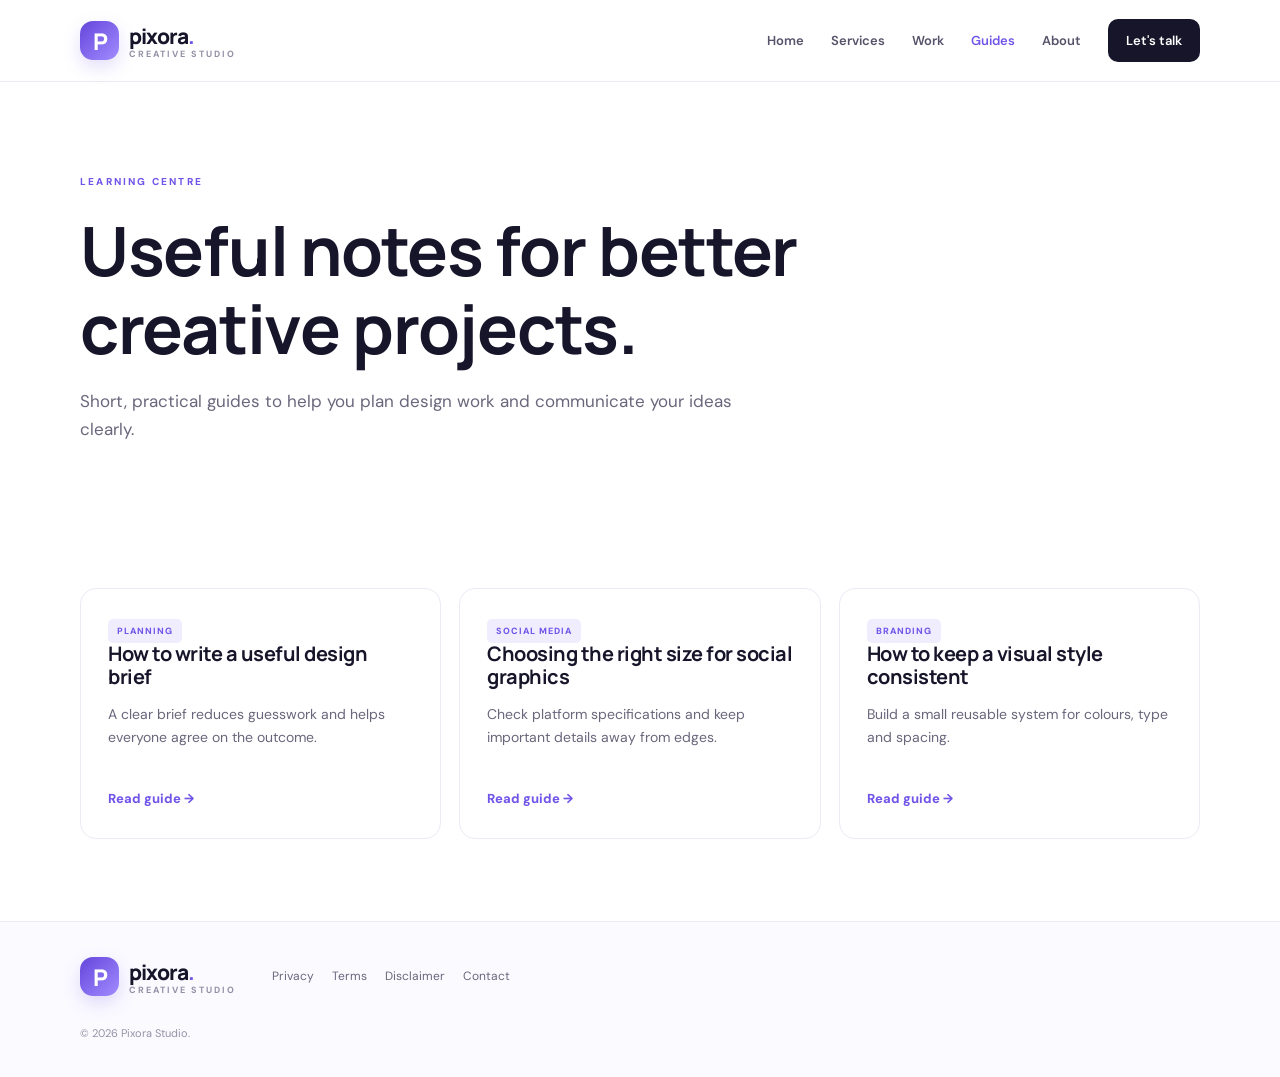
<file: guides.html>
<!doctype html><html lang="en"><head><meta charset="utf-8"><meta name="viewport" content="width=device-width,initial-scale=1"><meta name="description" content="Practical original guides to design briefs, social graphics and visual consistency."><title>Guides — Pixora Studio</title><link rel="stylesheet" href="../style.css"></head><body><a class="skip-link" href="#main-content">Skip to content</a>
<header class="header"><a class="brand" href="../index.html"><span class="logo">P</span><span>pixora<span class="brand-dot">.</span><small>CREATIVE STUDIO</small></span></a><button class="menu-btn" aria-label="Open menu" aria-expanded="false">☰</button><nav class="nav"><a href="../index.html">Home</a><a href="../services.html">Services</a><a href="../work.html">Work</a><a class="current" href="index.html">Guides</a><a href="../about.html">About</a><a class="nav-button" href="../contact.html">Let's talk</a></nav></header>
<main id="main-content"><section class="page-hero wrap"><span class="kicker">LEARNING CENTRE</span><h1>Useful notes for better creative projects.</h1><p>Short, practical guides to help you plan design work and communicate your ideas clearly.</p></section><section class="section wrap"><div class="grid three">
<article class="tile"><span class="pill">PLANNING</span><h3>How to write a useful design brief</h3><p>A clear brief reduces guesswork and helps everyone agree on the outcome.</p><a href="design-brief.html">Read guide →</a></article>
<article class="tile"><span class="pill">SOCIAL MEDIA</span><h3>Choosing the right size for social graphics</h3><p>Check platform specifications and keep important details away from edges.</p><a href="social-graphics.html">Read guide →</a></article>
<article class="tile"><span class="pill">BRANDING</span><h3>How to keep a visual style consistent</h3><p>Build a small reusable system for colours, type and spacing.</p><a href="visual-consistency.html">Read guide →</a></article>
</div></section></main><footer class="footer"><div class="wrap footer-inner"><a class="brand footer-brand" href="../index.html"><span class="logo">P</span><span>pixora<span class="brand-dot">.</span><small>CREATIVE STUDIO</small></span></a><div class="footer-links"><a href="../privacy.html">Privacy</a><a href="../terms.html">Terms</a><a href="../disclaimer.html">Disclaimer</a><a href="../contact.html">Contact</a></div><small class="copyright">© <span data-year></span> Pixora Studio.</small></div></footer><script src="../main.js"></script></body></html>
</file>
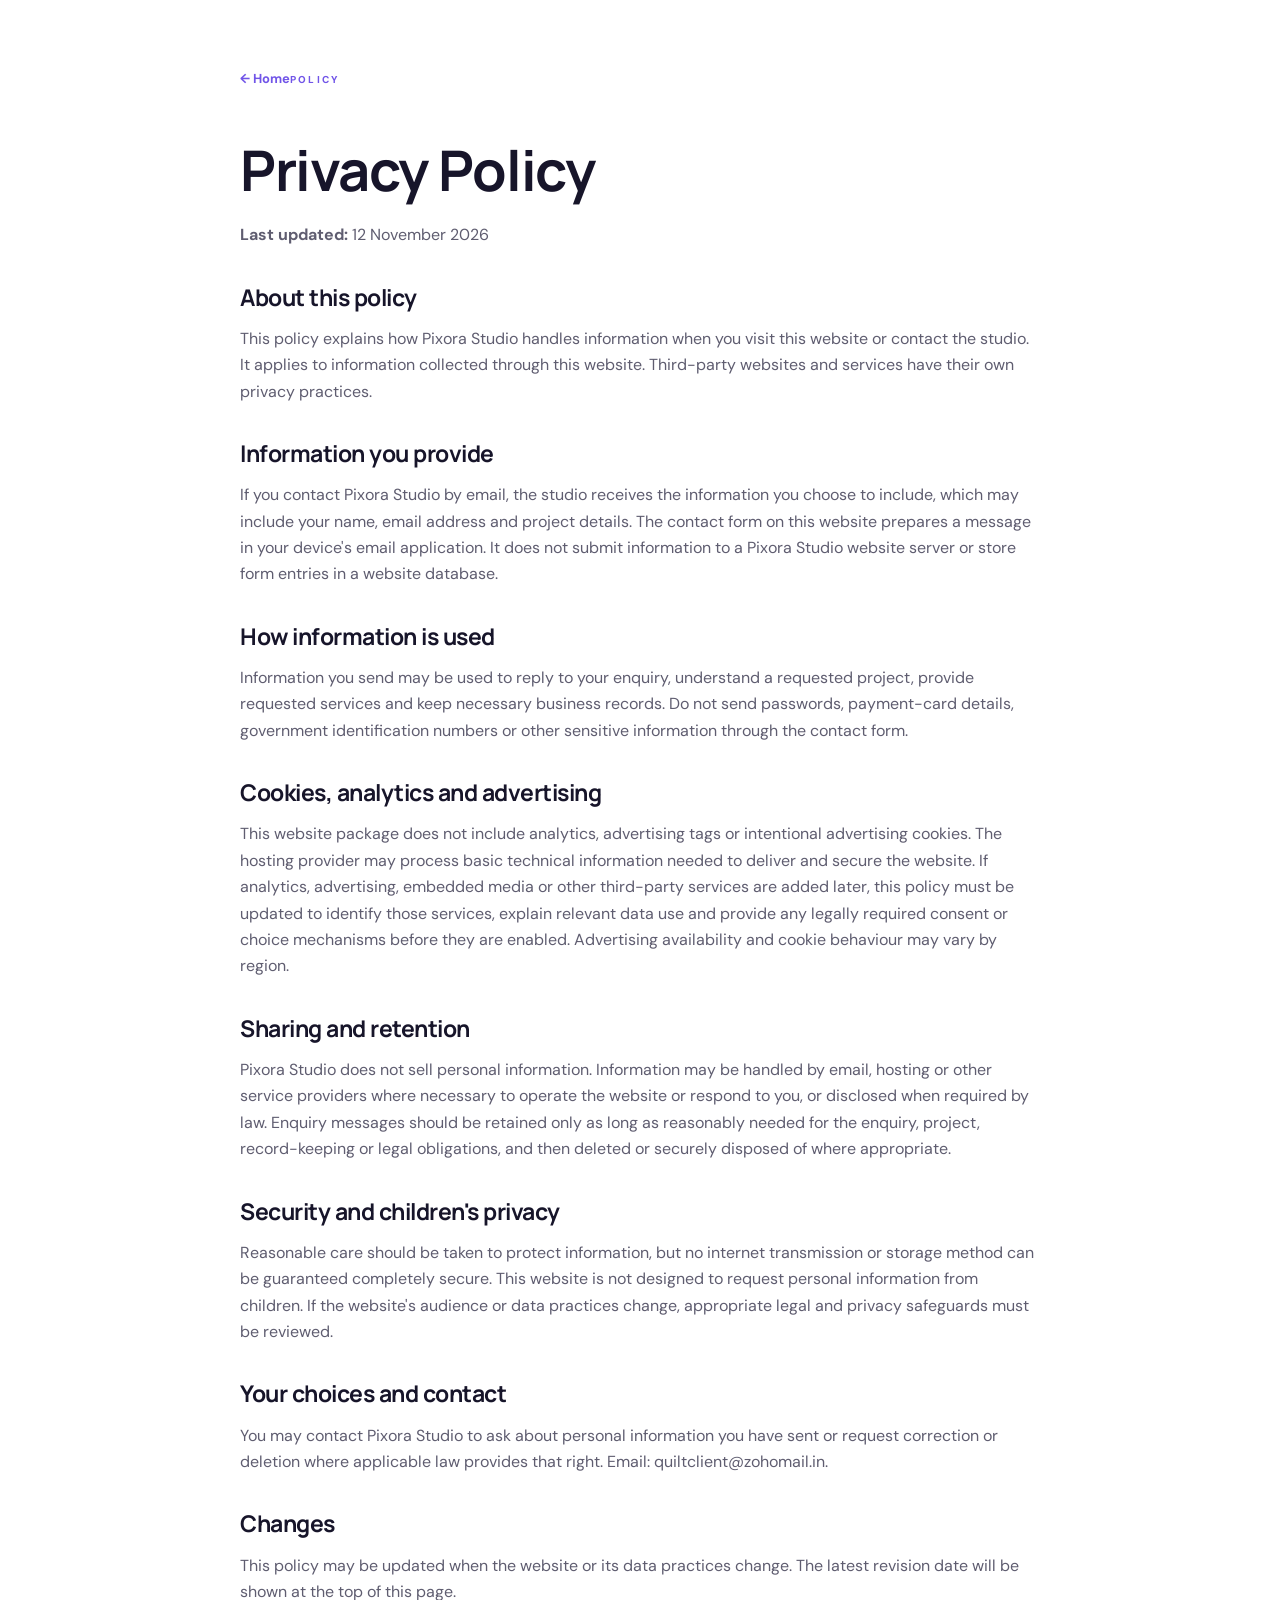
<file: privacy.html>
<!doctype html>
<html lang="en"><head><meta charset="utf-8"><meta name="viewport" content="width=device-width,initial-scale=1"><meta name="description" content="Read how Pixora Studio handles information shared through this website."><meta name="robots" content="index,follow"><title>Privacy Policy — Pixora Studio</title><link rel="stylesheet" href="style.css"></head><body><a class="skip-link" href="#main-content">Skip to content</a><main id="main-content" class="legal wrap"><a class="back-link" href="index.html">← Home</a><span class="kicker">POLICY</span><h1>Privacy Policy</h1><p><b>Last updated:</b> 12 November 2026</p>
<h2>About this policy</h2><p>This policy explains how Pixora Studio handles information when you visit this website or contact the studio. It applies to information collected through this website. Third-party websites and services have their own privacy practices.</p>
<h2>Information you provide</h2><p>If you contact Pixora Studio by email, the studio receives the information you choose to include, which may include your name, email address and project details. The contact form on this website prepares a message in your device's email application. It does not submit information to a Pixora Studio website server or store form entries in a website database.</p>
<h2>How information is used</h2><p>Information you send may be used to reply to your enquiry, understand a requested project, provide requested services and keep necessary business records. Do not send passwords, payment-card details, government identification numbers or other sensitive information through the contact form.</p>
<h2>Cookies, analytics and advertising</h2><p>This website package does not include analytics, advertising tags or intentional advertising cookies. The hosting provider may process basic technical information needed to deliver and secure the website. If analytics, advertising, embedded media or other third-party services are added later, this policy must be updated to identify those services, explain relevant data use and provide any legally required consent or choice mechanisms before they are enabled. Advertising availability and cookie behaviour may vary by region.</p>
<h2>Sharing and retention</h2><p>Pixora Studio does not sell personal information. Information may be handled by email, hosting or other service providers where necessary to operate the website or respond to you, or disclosed when required by law. Enquiry messages should be retained only as long as reasonably needed for the enquiry, project, record-keeping or legal obligations, and then deleted or securely disposed of where appropriate.</p>
<h2>Security and children's privacy</h2><p>Reasonable care should be taken to protect information, but no internet transmission or storage method can be guaranteed completely secure. This website is not designed to request personal information from children. If the website's audience or data practices change, appropriate legal and privacy safeguards must be reviewed.</p>
<h2>Your choices and contact</h2><p>You may contact Pixora Studio to ask about personal information you have sent or request correction or deletion where applicable law provides that right. Email: <a href="mailto:quiltclient@zohomail.in">quiltclient@zohomail.in</a>.</p>
<h2>Changes</h2><p>This policy may be updated when the website or its data practices change. The latest revision date will be shown at the top of this page.</p></main><script src="main.js"></script></body></html>
</file>
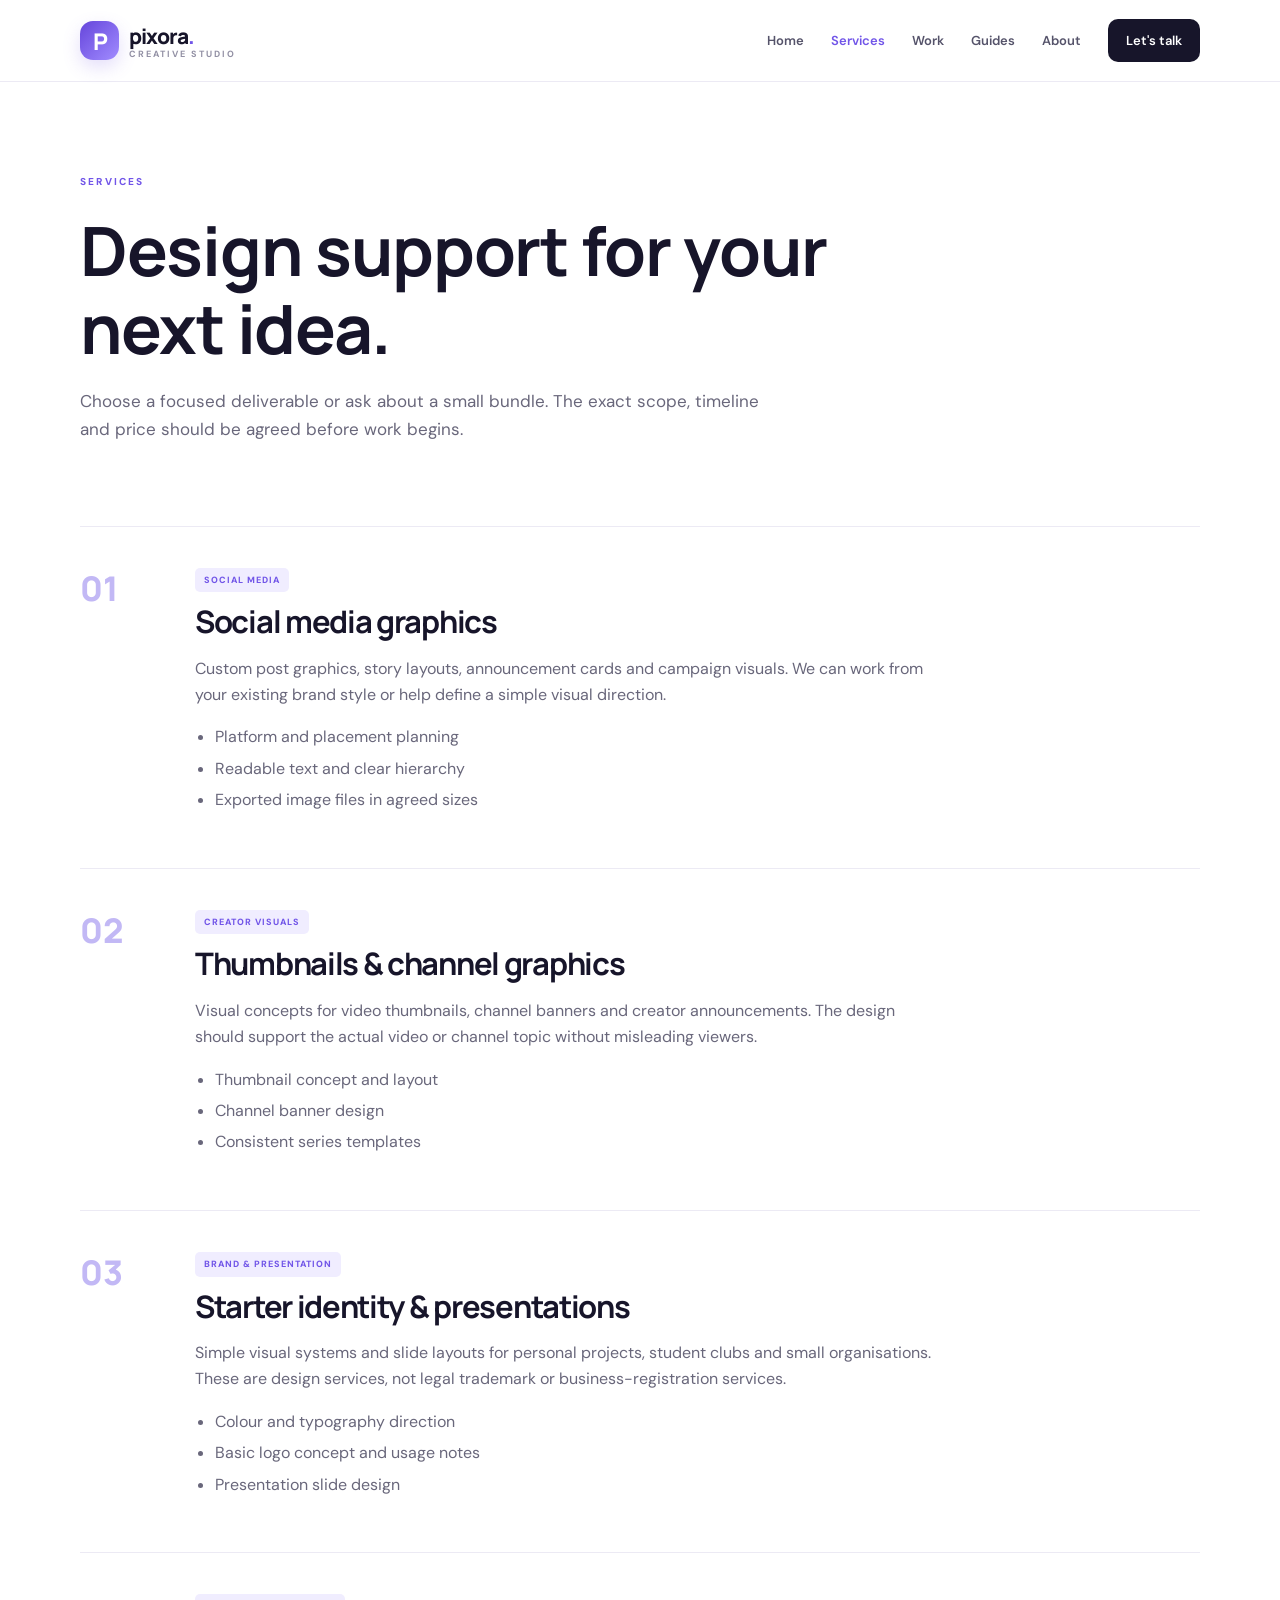
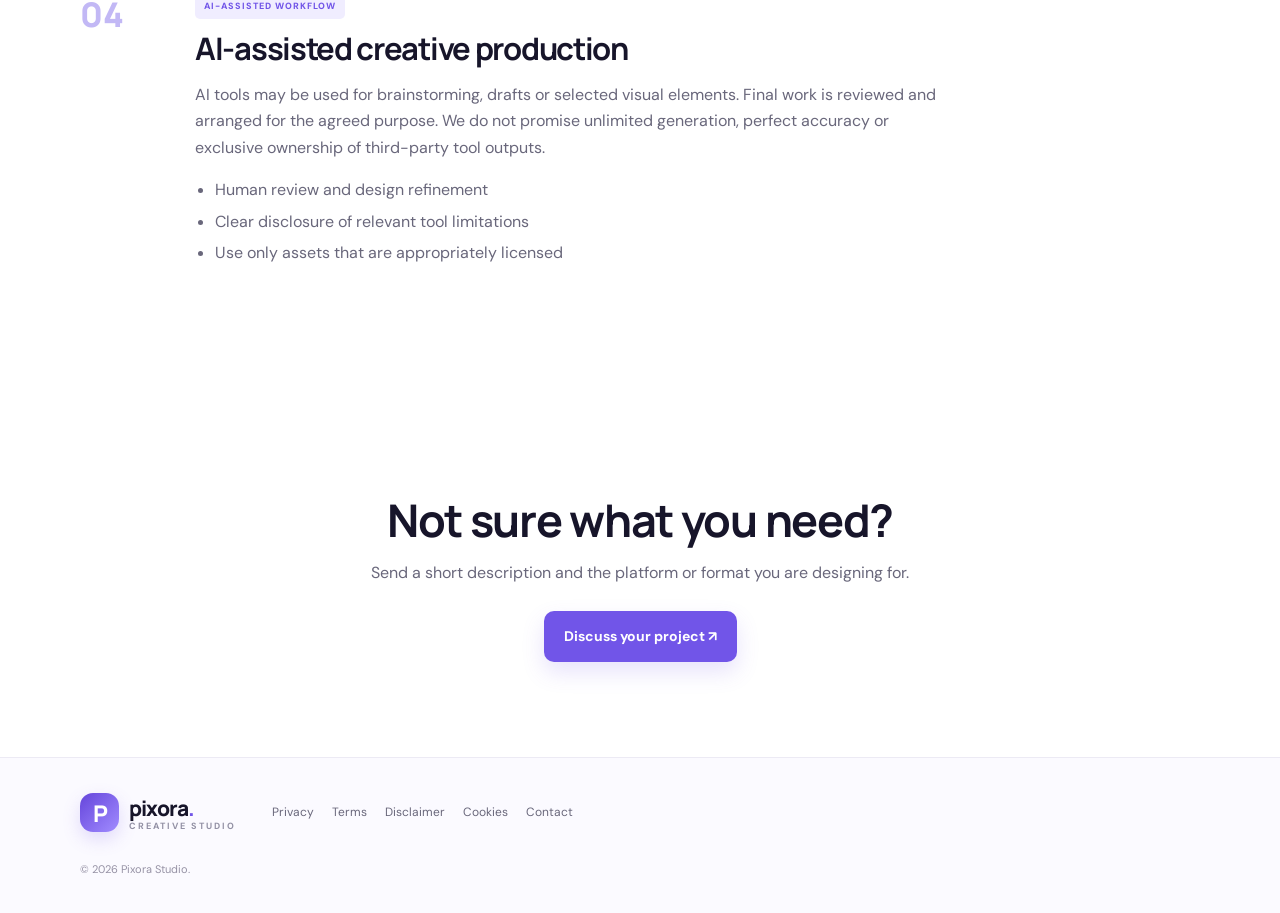
<file: services.html>
<!doctype html><html lang="en"><head><meta charset="utf-8"><meta name="viewport" content="width=device-width,initial-scale=1"><meta name="description" content="Explore Pixora Studio's social media graphics, creator visuals, brand design and presentation services."><title>Services — Pixora Studio</title><link rel="stylesheet" href="style.css"></head><body><a class="skip-link" href="#main-content">Skip to content</a>
<header class="header"><a class="brand" href="index.html"><span class="logo">P</span><span>pixora<span class="brand-dot">.</span><small>CREATIVE STUDIO</small></span></a><button class="menu-btn" aria-label="Open menu" aria-expanded="false">☰</button><nav class="nav"><a href="index.html">Home</a><a class="current" href="services.html">Services</a><a href="work.html">Work</a><a href="guides.html">Guides</a><a href="about.html">About</a><a class="nav-button" href="contact.html">Let's talk</a></nav></header>
<main id="main-content"><section class="page-hero wrap"><span class="kicker">SERVICES</span><h1>Design support for your next idea.</h1><p>Choose a focused deliverable or ask about a small bundle. The exact scope, timeline and price should be agreed before work begins.</p></section>
<section class="section wrap service-list">
<article class="service-row" id="social"><div class="service-number">01</div><div><span class="pill">SOCIAL MEDIA</span><h2>Social media graphics</h2><p>Custom post graphics, story layouts, announcement cards and campaign visuals. We can work from your existing brand style or help define a simple visual direction.</p><ul><li>Platform and placement planning</li><li>Readable text and clear hierarchy</li><li>Exported image files in agreed sizes</li></ul></div></article>
<article class="service-row" id="creator"><div class="service-number">02</div><div><span class="pill">CREATOR VISUALS</span><h2>Thumbnails & channel graphics</h2><p>Visual concepts for video thumbnails, channel banners and creator announcements. The design should support the actual video or channel topic without misleading viewers.</p><ul><li>Thumbnail concept and layout</li><li>Channel banner design</li><li>Consistent series templates</li></ul></div></article>
<article class="service-row" id="brand"><div class="service-number">03</div><div><span class="pill">BRAND & PRESENTATION</span><h2>Starter identity & presentations</h2><p>Simple visual systems and slide layouts for personal projects, student clubs and small organisations. These are design services, not legal trademark or business-registration services.</p><ul><li>Colour and typography direction</li><li>Basic logo concept and usage notes</li><li>Presentation slide design</li></ul></div></article>
<article class="service-row"><div class="service-number">04</div><div><span class="pill">AI-ASSISTED WORKFLOW</span><h2>AI-assisted creative production</h2><p>AI tools may be used for brainstorming, drafts or selected visual elements. Final work is reviewed and arranged for the agreed purpose. We do not promise unlimited generation, perfect accuracy or exclusive ownership of third-party tool outputs.</p><ul><li>Human review and design refinement</li><li>Clear disclosure of relevant tool limitations</li><li>Use only assets that are appropriately licensed</li></ul></div></article>
</section><section class="closing wrap"><h2>Not sure what you need?</h2><p>Send a short description and the platform or format you are designing for.</p><a class="btn" href="contact.html">Discuss your project ↗</a></section></main>
<footer class="footer"><div class="wrap footer-inner"><a class="brand footer-brand" href="index.html"><span class="logo">P</span><span>pixora<span class="brand-dot">.</span><small>CREATIVE STUDIO</small></span></a><div class="footer-links"><a href="privacy.html">Privacy</a><a href="terms.html">Terms</a><a href="disclaimer.html">Disclaimer</a><a href="cookie-policy.html">Cookies</a><a href="contact.html">Contact</a></div><small class="copyright">© <span data-year></span> Pixora Studio.</small></div></footer><script src="main.js"></script></body></html>
</file>
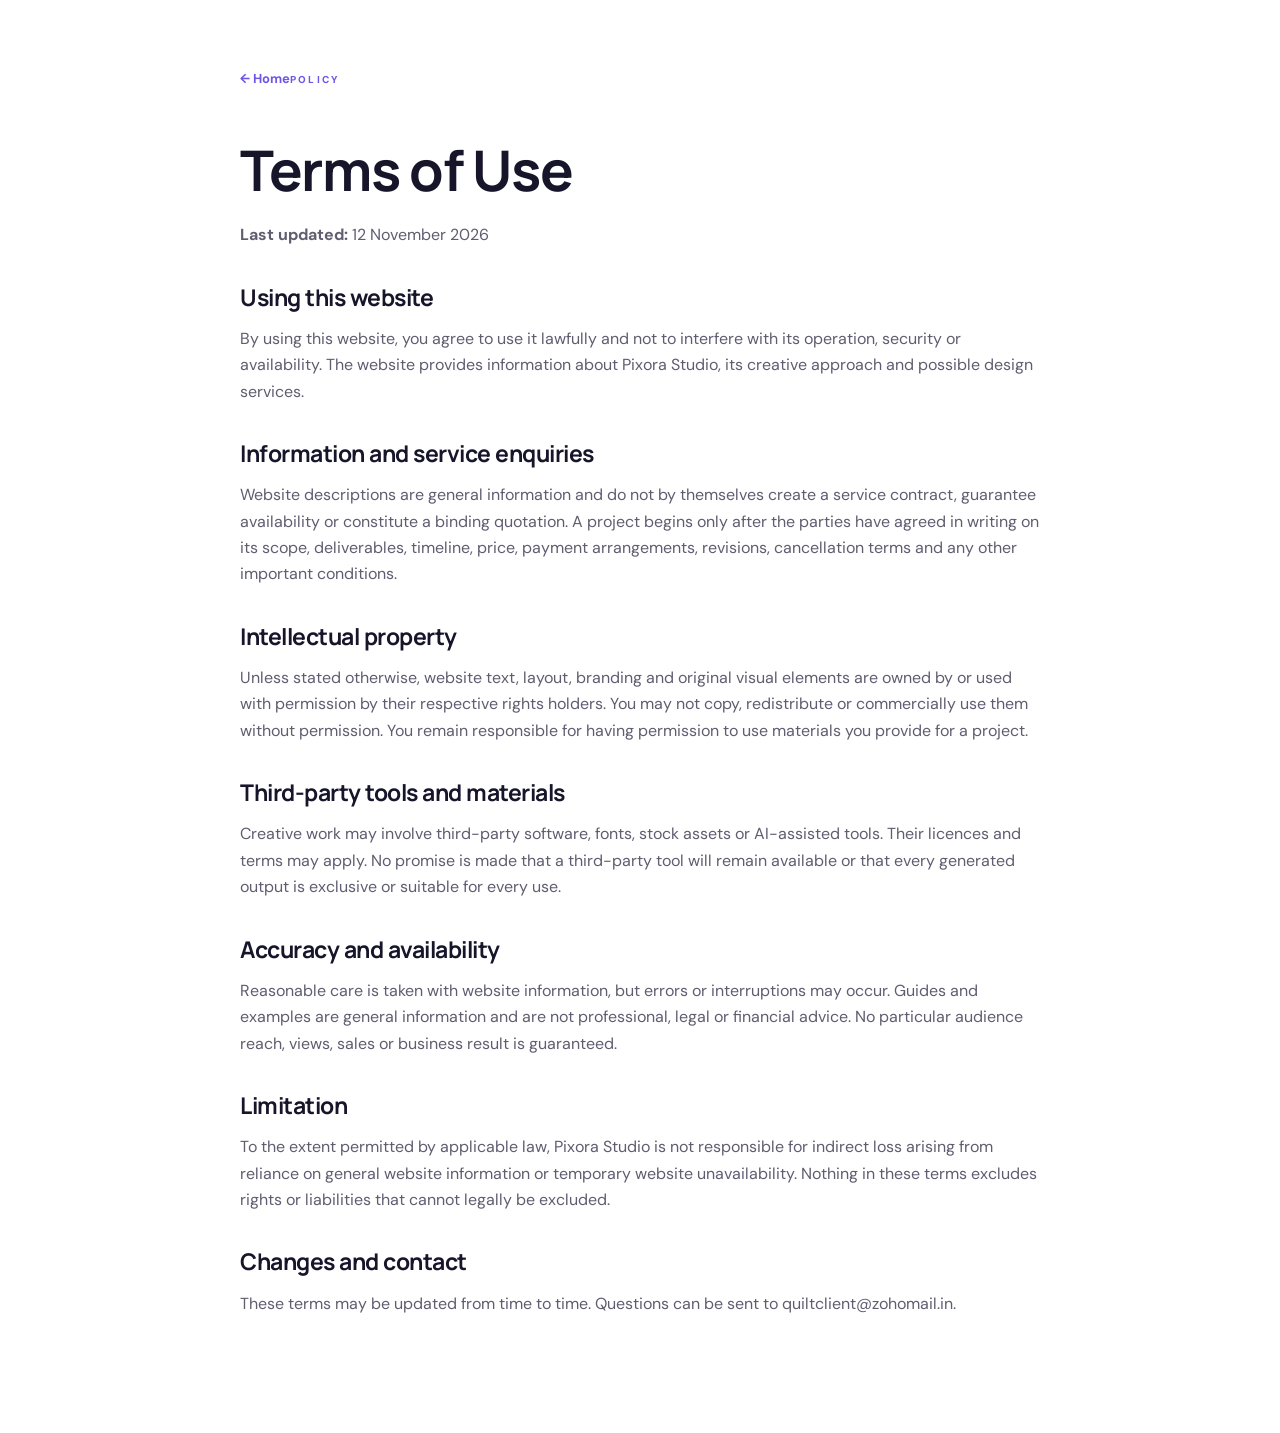
<file: terms.html>
<!doctype html>
<html lang="en"><head><meta charset="utf-8"><meta name="viewport" content="width=device-width,initial-scale=1"><meta name="description" content="Terms for using the Pixora Studio website."><title>Terms of Use — Pixora Studio</title><link rel="stylesheet" href="style.css"></head><body><a class="skip-link" href="#main-content">Skip to content</a><main id="main-content" class="legal wrap"><a class="back-link" href="index.html">← Home</a><span class="kicker">POLICY</span><h1>Terms of Use</h1><p><b>Last updated:</b> 12 November 2026</p>
<h2>Using this website</h2><p>By using this website, you agree to use it lawfully and not to interfere with its operation, security or availability. The website provides information about Pixora Studio, its creative approach and possible design services.</p>
<h2>Information and service enquiries</h2><p>Website descriptions are general information and do not by themselves create a service contract, guarantee availability or constitute a binding quotation. A project begins only after the parties have agreed in writing on its scope, deliverables, timeline, price, payment arrangements, revisions, cancellation terms and any other important conditions.</p>
<h2>Intellectual property</h2><p>Unless stated otherwise, website text, layout, branding and original visual elements are owned by or used with permission by their respective rights holders. You may not copy, redistribute or commercially use them without permission. You remain responsible for having permission to use materials you provide for a project.</p>
<h2>Third-party tools and materials</h2><p>Creative work may involve third-party software, fonts, stock assets or AI-assisted tools. Their licences and terms may apply. No promise is made that a third-party tool will remain available or that every generated output is exclusive or suitable for every use.</p>
<h2>Accuracy and availability</h2><p>Reasonable care is taken with website information, but errors or interruptions may occur. Guides and examples are general information and are not professional, legal or financial advice. No particular audience reach, views, sales or business result is guaranteed.</p>
<h2>Limitation</h2><p>To the extent permitted by applicable law, Pixora Studio is not responsible for indirect loss arising from reliance on general website information or temporary website unavailability. Nothing in these terms excludes rights or liabilities that cannot legally be excluded.</p>
<h2>Changes and contact</h2><p>These terms may be updated from time to time. Questions can be sent to <a href="mailto:quiltclient@zohomail.in">quiltclient@zohomail.in</a>.</p></main><script src="main.js"></script></body></html>
</file>
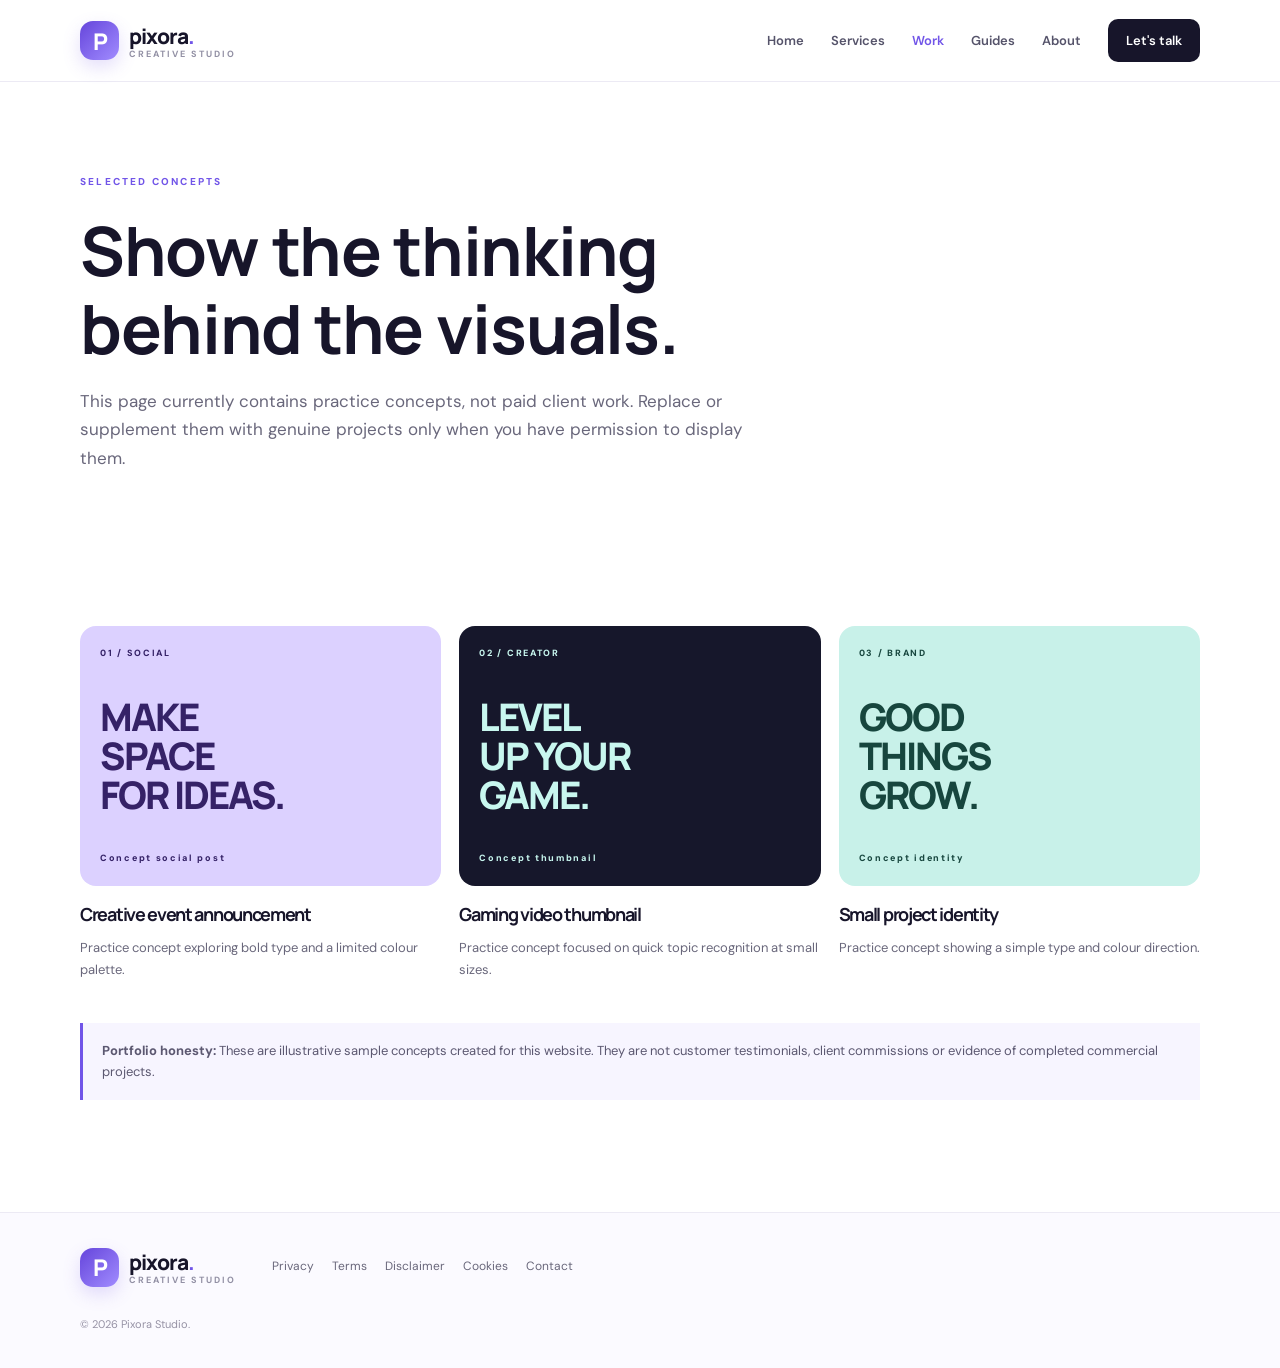
<file: work.html>
<!doctype html><html lang="en"><head><meta charset="utf-8"><meta name="viewport" content="width=device-width,initial-scale=1"><meta name="description" content="A transparent look at Pixora Studio's sample design concepts and portfolio approach."><title>Selected concepts — Pixora Studio</title><link rel="stylesheet" href="style.css"></head><body><a class="skip-link" href="#main-content">Skip to content</a>
<header class="header"><a class="brand" href="index.html"><span class="logo">P</span><span>pixora<span class="brand-dot">.</span><small>CREATIVE STUDIO</small></span></a><button class="menu-btn" aria-label="Open menu" aria-expanded="false">☰</button><nav class="nav"><a href="index.html">Home</a><a href="services.html">Services</a><a class="current" href="work.html">Work</a><a href="guides.html">Guides</a><a href="about.html">About</a><a class="nav-button" href="contact.html">Let's talk</a></nav></header>
<main id="main-content"><section class="page-hero wrap"><span class="kicker">SELECTED CONCEPTS</span><h1>Show the thinking behind the visuals.</h1><p>This page currently contains practice concepts, not paid client work. Replace or supplement them with genuine projects only when you have permission to display them.</p></section>
<section class="section wrap"><div class="grid three portfolio-grid">
<article class="work-card"><div class="sample sample-one"><span>01 / SOCIAL</span><strong>MAKE<br>SPACE<br>FOR IDEAS.</strong><small>Concept social post</small></div><h3>Creative event announcement</h3><p>Practice concept exploring bold type and a limited colour palette.</p></article>
<article class="work-card"><div class="sample sample-two"><span>02 / CREATOR</span><strong>LEVEL<br>UP YOUR<br>GAME.</strong><small>Concept thumbnail</small></div><h3>Gaming video thumbnail</h3><p>Practice concept focused on quick topic recognition at small sizes.</p></article>
<article class="work-card"><div class="sample sample-three"><span>03 / BRAND</span><strong>GOOD<br>THINGS<br>GROW.</strong><small>Concept identity</small></div><h3>Small project identity</h3><p>Practice concept showing a simple type and colour direction.</p></article>
</div><div class="notice"><strong>Portfolio honesty:</strong> These are illustrative sample concepts created for this website. They are not customer testimonials, client commissions or evidence of completed commercial projects.</div></section></main>
<footer class="footer"><div class="wrap footer-inner"><a class="brand footer-brand" href="index.html"><span class="logo">P</span><span>pixora<span class="brand-dot">.</span><small>CREATIVE STUDIO</small></span></a><div class="footer-links"><a href="privacy.html">Privacy</a><a href="terms.html">Terms</a><a href="disclaimer.html">Disclaimer</a><a href="cookie-policy.html">Cookies</a><a href="contact.html">Contact</a></div><small class="copyright">© <span data-year></span> Pixora Studio.</small></div></footer><script src="main.js"></script></body></html>
</file>
<file: style.css>
@import url('https://fonts.googleapis.com/css2?family=DM+Sans:wght@400;500;600;700&family=Manrope:wght@400;500;600;700;800&display=swap');
:root{--ink:#17152a;--muted:#69677b;--purple:#7155e8;--purple2:#a18cff;--line:#eceaf4;--paper:#fff;--soft:#f7f5ff;--cyan:#baf4f1}
*{box-sizing:border-box}html{scroll-behavior:smooth}body{margin:0;color:var(--ink);background:var(--paper);font-family:"DM Sans",Arial,sans-serif;line-height:1.65}a{color:inherit;text-decoration:none}.wrap{width:min(1120px,calc(100% - 44px));margin-inline:auto}
.header{height:82px;padding:0 max(22px,calc((100vw - 1120px)/2));display:flex;align-items:center;justify-content:space-between;border-bottom:1px solid var(--line);background:#fff;position:sticky;top:0;z-index:10}.brand{display:flex;align-items:center;gap:10px;font:800 21px Manrope,sans-serif;letter-spacing:-1px}.brand small{display:block;font:700 9px "DM Sans",sans-serif;letter-spacing:2px;color:#9290a4;margin-top:-2px}.brand-dot{color:var(--purple)}.logo{width:39px;height:39px;display:grid;place-items:center;border-radius:13px;color:#fff;background:linear-gradient(135deg,#6545db,#a18cff);font:800 23px Manrope;box-shadow:0 7px 18px #7659e833}.nav{display:flex;align-items:center;gap:27px;font-size:13px;font-weight:600;color:#55536a}.nav a:hover,.nav a.current{color:var(--purple)}.nav .nav-button{padding:11px 18px;border-radius:10px;background:var(--ink);color:#fff}.menu-btn{display:none;border:0;background:none;font-size:25px}
.hero{min-height:570px;display:grid;grid-template-columns:1.05fr .95fr;align-items:center;gap:65px;padding-block:70px}.kicker{font-size:10px;font-weight:800;letter-spacing:2.2px;color:var(--purple)}h1,h2,h3{font-family:Manrope,Arial,sans-serif;line-height:1.14;letter-spacing:-1.3px}h1{font-size:clamp(42px,5.4vw,68px);margin:19px 0 20px;max-width:650px}h1 span{color:var(--purple)}.hero-text>p,.page-hero>p{font-size:17px;color:var(--muted);max-width:570px}.button-row{display:flex;align-items:center;gap:25px;margin-top:30px}.btn{display:inline-flex;gap:25px;align-items:center;background:var(--purple);color:white;padding:14px 20px;border-radius:10px;font-weight:700;font-size:14px;box-shadow:0 10px 22px #7155e82b}.btn:hover{background:#5c43ce;transform:translateY(-1px)}.plain-link{font-weight:700;color:var(--ink);font-size:14px}.micro{font-size:9px;letter-spacing:1.25px;color:#9996aa;margin-top:44px;font-weight:700}.hero-art{height:390px;position:relative;display:grid;place-items:center;background:radial-gradient(circle at 55% 45%,#e6ddff 0,#f8f6ff 48%,#fff 72%);border-radius:36px;overflow:hidden}.orb{position:absolute;border-radius:50%;filter:blur(1px)}.orb-one{width:250px;height:250px;background:linear-gradient(135deg,#7555e9,#bcaeff);top:12px;right:0;opacity:.7}.orb-two{width:170px;height:170px;background:linear-gradient(135deg,#b9f5f0,#8adbd7);bottom:-50px;left:0;opacity:.9}.art-card{position:relative;width:245px;height:290px;padding:25px;background:#fff;border:1px solid #fff;border-radius:20px;box-shadow:0 25px 70px #42347c30;transform:rotate(-5deg);display:flex;flex-direction:column;justify-content:space-between}.art-label,.art-card small{font-size:9px;letter-spacing:2px;color:#8c87a3;font-weight:800}.art-card strong{font:800 42px/1.02 Manrope;letter-spacing:-2px}.art-card strong span{color:var(--purple)}.art-line{height:5px;width:55px;border-radius:5px;background:var(--purple)}.spark{position:absolute;right:12%;bottom:13%;font-size:54px;color:var(--purple)}
.section{padding-block:82px}.section-head{max-width:650px;margin-bottom:34px}.section-head h2,.feature h2,.closing h2{font-size:clamp(31px,4vw,45px);margin:13px 0}.section-head p,.tile p,.feature p,.closing p{color:var(--muted)}.grid{display:grid;gap:18px}.three{grid-template-columns:repeat(3,1fr)}.tile{padding:27px;border:1px solid var(--line);border-radius:16px;background:#fff;transition:.2s}.tile:hover{transform:translateY(-4px);box-shadow:0 15px 35px #30205d0c}.tile-icon{font-size:28px;color:var(--purple);margin-bottom:20px}.tile h3{font-size:20px;margin:0 0 10px;letter-spacing:-.5px}.tile p{font-size:14px;min-height:68px}.tile>a,.work-card>a{font-size:13px;color:var(--purple);font-weight:800}.feature{background:var(--ink);color:#fff;padding:76px 0}.feature-inner{display:grid;grid-template-columns:1fr 1fr;gap:80px;align-items:center}.kicker.light{color:#b5a7ff}.feature p{color:#c0bdce;max-width:460px}.steps{list-style:none;margin:0;padding:0}.steps li{display:flex;gap:22px;padding:18px 0;border-bottom:1px solid #ffffff20}.steps li>b{color:#b4a5ff;font:700 13px Manrope}.steps strong,.steps small{display:block}.steps small{color:#bdb9cc;margin-top:4px}.pill{display:inline-block;background:#f0edff;color:#7155e8;padding:5px 9px;border-radius:5px;font-size:9px;font-weight:800;letter-spacing:1px}.closing{text-align:center;padding-block:80px 95px}.closing p{max-width:550px;margin:0 auto 25px}.footer{border-top:1px solid var(--line);background:#fbfaff;padding:35px 0}.footer-inner{display:flex;align-items:center;gap:28px;flex-wrap:wrap}.footer-brand{margin-right:8px}.footer-inner>p{font-size:12px;color:var(--muted);margin-right:auto}.footer-links{display:flex;gap:18px;font-size:12px;color:var(--muted)}.copyright{width:100%;font-size:11px;color:#9692a5}
.page-hero{padding-block:85px 45px}.page-hero h1{max-width:800px}.page-hero>p{max-width:680px}.service-list{padding-top:20px}.service-row{display:grid;grid-template-columns:90px 1fr;gap:25px;padding:38px 0;border-top:1px solid var(--line);scroll-margin-top:100px}.service-number{font:800 34px Manrope;color:#c2b8f5}.service-row h2{font-size:31px;margin:12px 0}.service-row p,.service-row li{color:var(--muted);max-width:750px}.service-row ul{padding-left:20px}.service-row li{margin:5px 0}.portfolio-grid{padding-top:10px}.work-card{min-width:0}.work-card h3{font-size:18px;margin-bottom:5px}.work-card p{font-size:13px;color:var(--muted)}.sample{height:260px;border-radius:16px;padding:20px;display:flex;flex-direction:column;justify-content:space-between;overflow:hidden}.sample span,.sample small{font-size:9px;letter-spacing:1.7px;font-weight:800}.sample strong{font:800 38px/1.02 Manrope;letter-spacing:-2px}.sample-one{background:#dcd1ff;color:#352267}.sample-two{background:#16172b;color:#c8f7ef}.sample-three{background:#c8f1e9;color:#17463e}.notice{padding:17px 19px;border-left:3px solid var(--purple);background:var(--soft);font-size:13px;color:#5c5871;margin:30px 0}.about-layout{display:grid;grid-template-columns:1.2fr .8fr;gap:70px}.about-layout h2{font-size:32px}.about-layout p{color:var(--muted)}.values{padding:28px;background:var(--soft);border-radius:16px}.values h3{margin-top:0}.values p{border-top:1px solid #e5e0fb;padding-top:13px}.contact-layout{display:grid;grid-template-columns:1fr 1fr;gap:65px;padding-top:15px}.contact-info h2{font-size:27px}.contact-info li{margin:10px 0;color:var(--muted)}.contact-form{padding:28px;border:1px solid var(--line);border-radius:17px;box-shadow:0 12px 35px #30205d09}.contact-form label{display:block;font-size:12px;font-weight:700;margin-bottom:15px}.contact-form input,.contact-form select,.contact-form textarea{width:100%;display:block;margin-top:7px;border:1px solid #dedbea;border-radius:8px;padding:12px;font:14px "DM Sans";color:var(--ink);background:#fff}.contact-form input:focus,.contact-form textarea:focus,.contact-form select:focus{outline:2px solid #c9bfff;border-color:var(--purple)}.form-note,.form-status,.muted{font-size:11px;color:#89869a}.form-status{margin-bottom:0}.article,.legal{max-width:800px;padding-block:65px 100px}.article h1,.legal h1{font-size:clamp(38px,5vw,56px)}.article h2,.legal h2{font-size:23px;margin:35px 0 10px;letter-spacing:-.5px}.article p,.article li,.legal p{color:#5f5d70}.article-intro{font-size:19px!important;color:#77738b!important}.back-link{display:inline-block;color:var(--purple);font-size:13px;font-weight:700;margin-bottom:30px}
@media(max-width:800px){.header{height:70px}.menu-btn{display:block}.nav{display:none;position:absolute;top:69px;left:0;right:0;background:#fff;padding:18px 22px 24px;border-bottom:1px solid var(--line);flex-direction:column;align-items:stretch;gap:16px}.nav.open{display:flex}.nav .nav-button{text-align:center}.hero{grid-template-columns:1fr;gap:25px;padding-block:55px}.hero-art{height:330px}.three{grid-template-columns:1fr}.tile p{min-height:0}.feature-inner,.about-layout,.contact-layout{grid-template-columns:1fr;gap:30px}.section{padding-block:60px}.page-hero{padding-block:60px 25px}.service-row{grid-template-columns:45px 1fr;gap:12px}.service-number{font-size:25px}.sample{height:230px}.footer-inner{gap:16px}.footer-inner>p{width:100%;order:3}.footer-links{flex-wrap:wrap}.copyright{order:4}}
@media(prefers-reduced-motion:reduce){*{scroll-behavior:auto!important;transition:none!important}}

/* Accessibility and keyboard navigation */
:focus-visible{outline:3px solid #7155e8;outline-offset:3px}
.skip-link{position:absolute;left:-9999px;top:8px;background:#17152a;color:#fff;padding:10px 14px;z-index:100;border-radius:6px}.skip-link:focus{left:12px}
</file>
